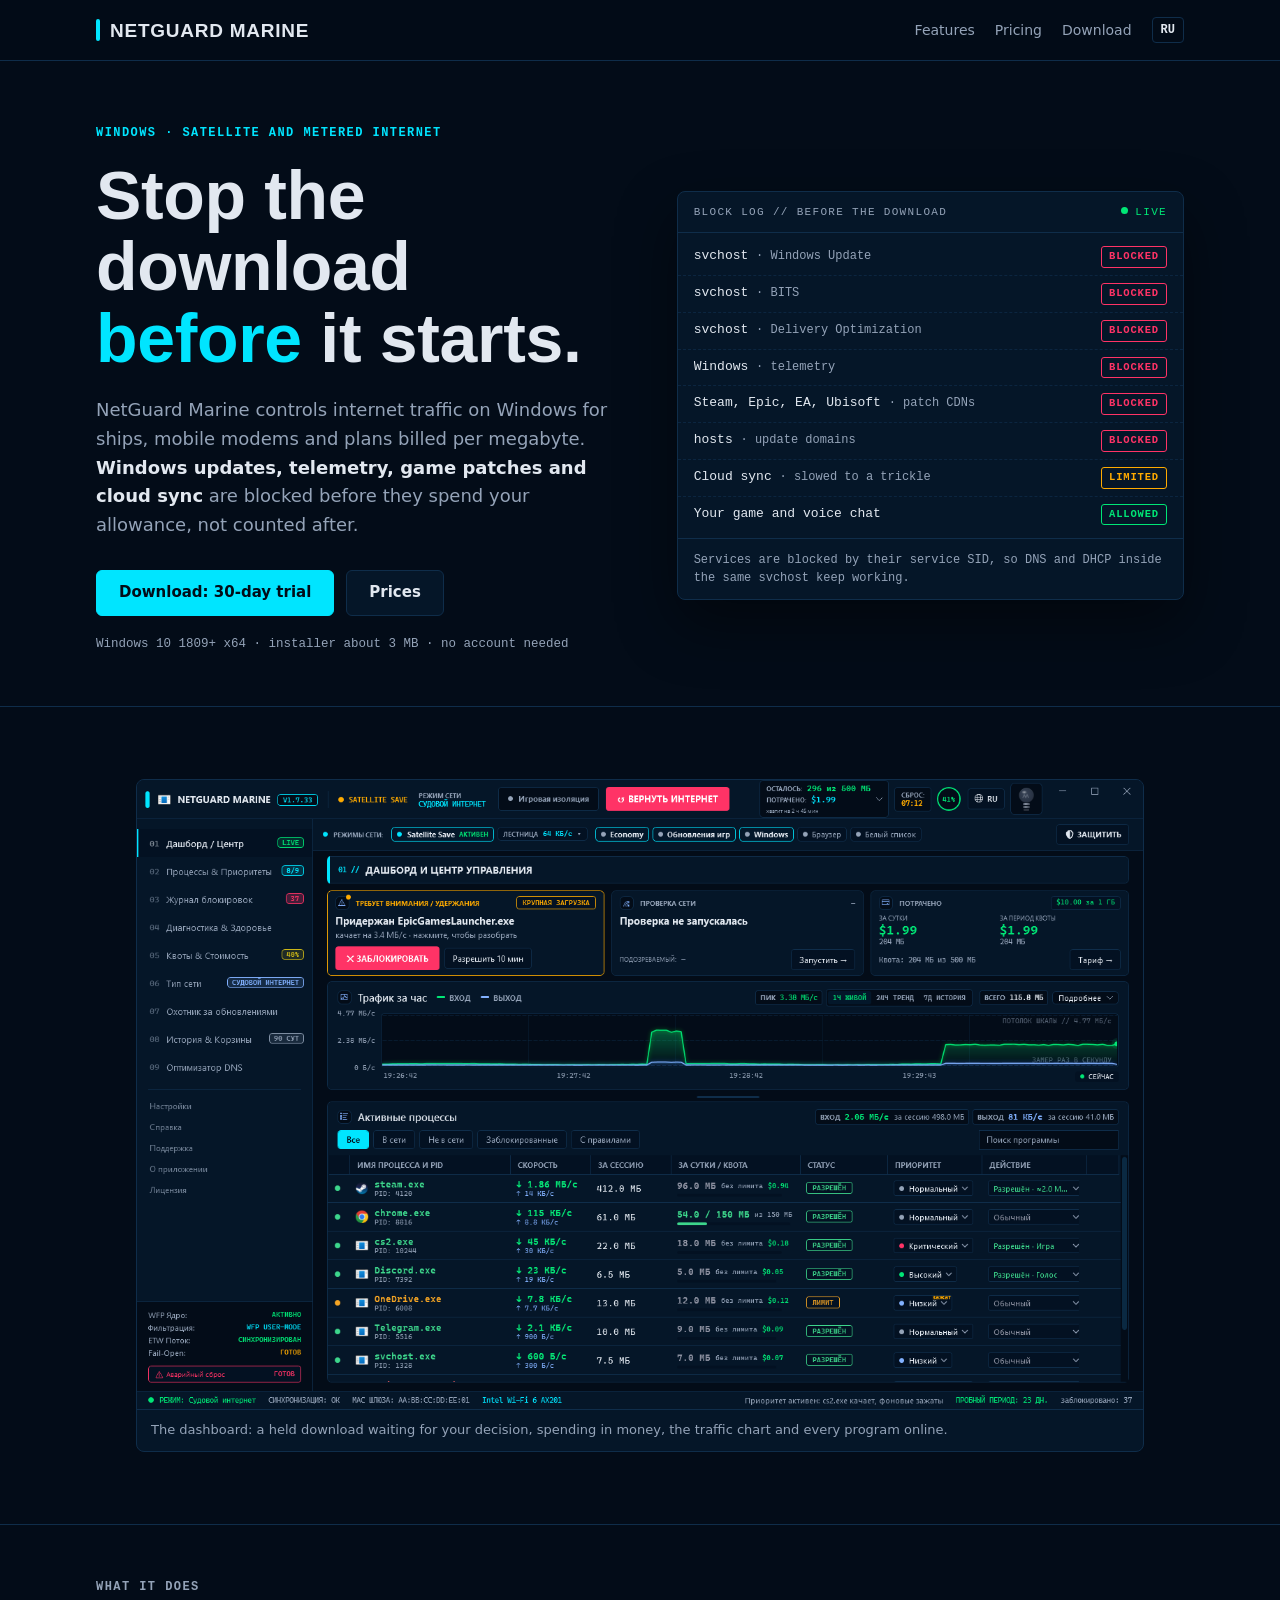
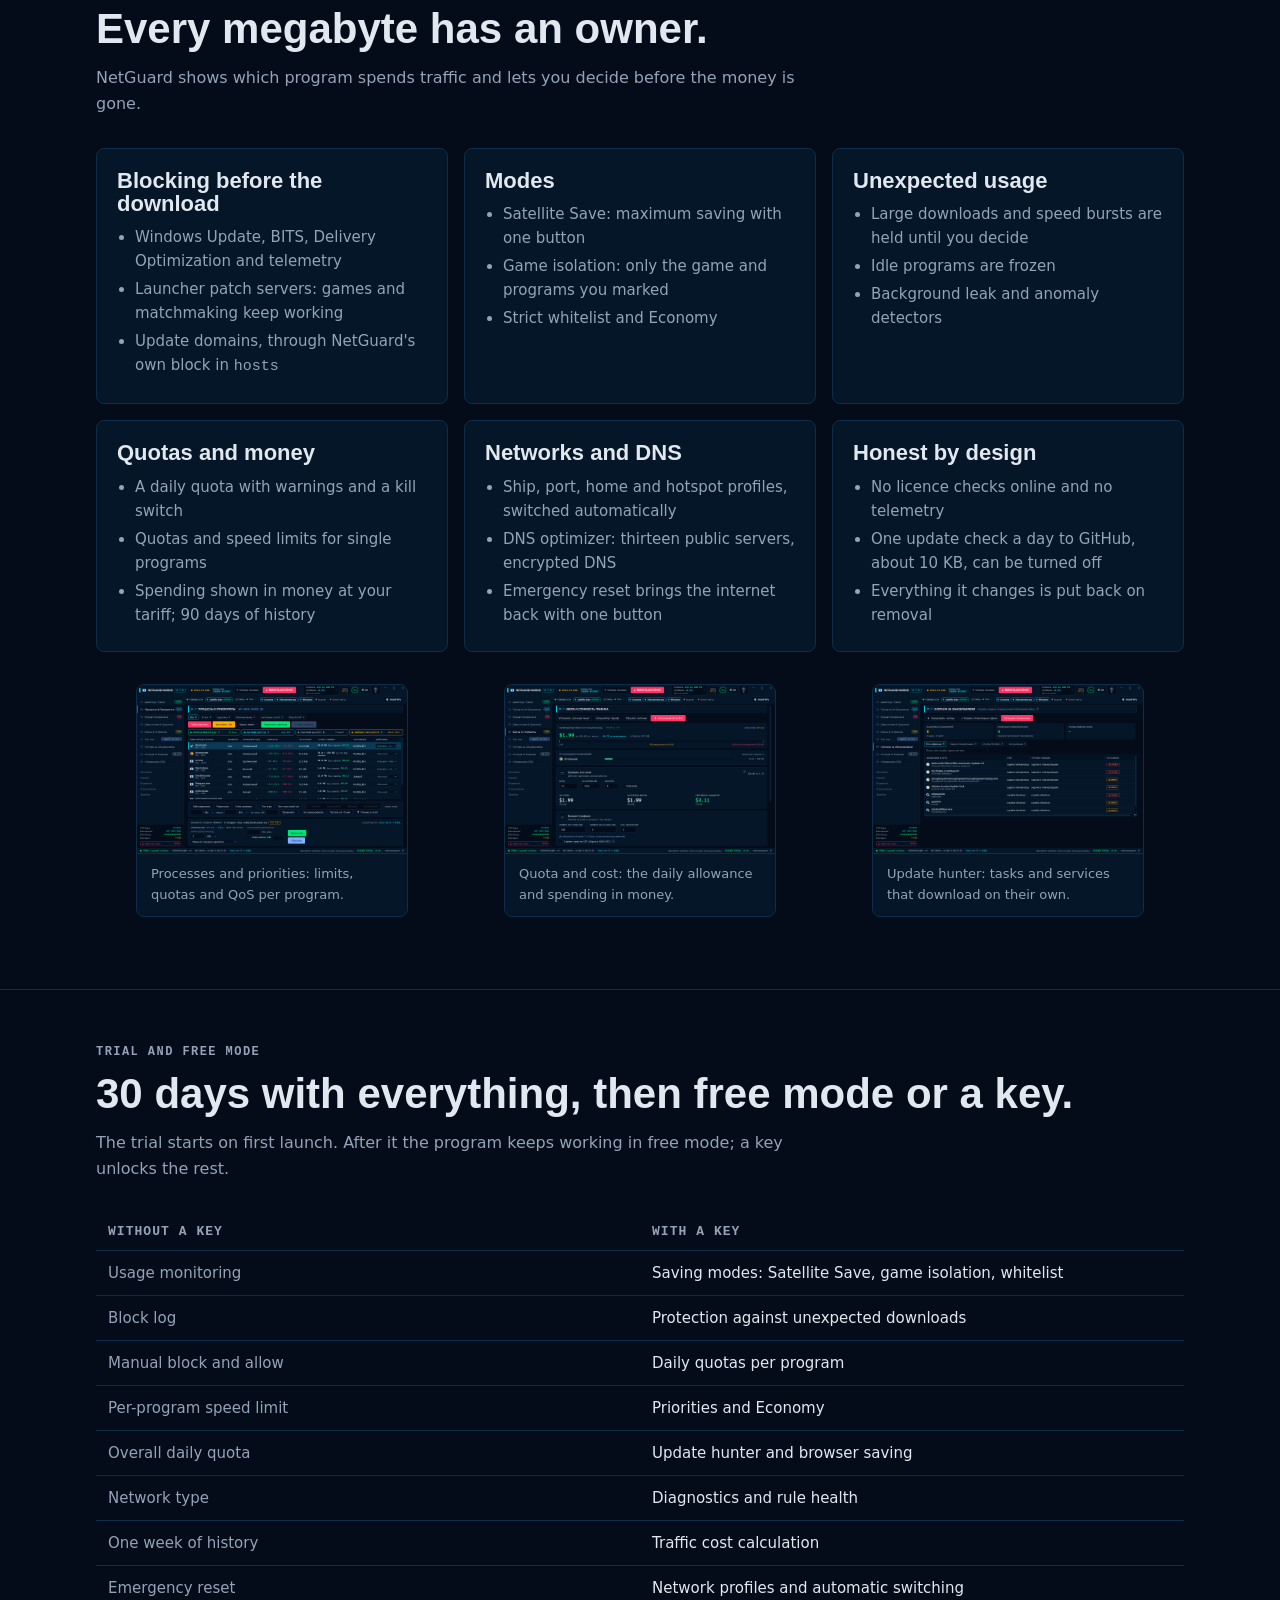
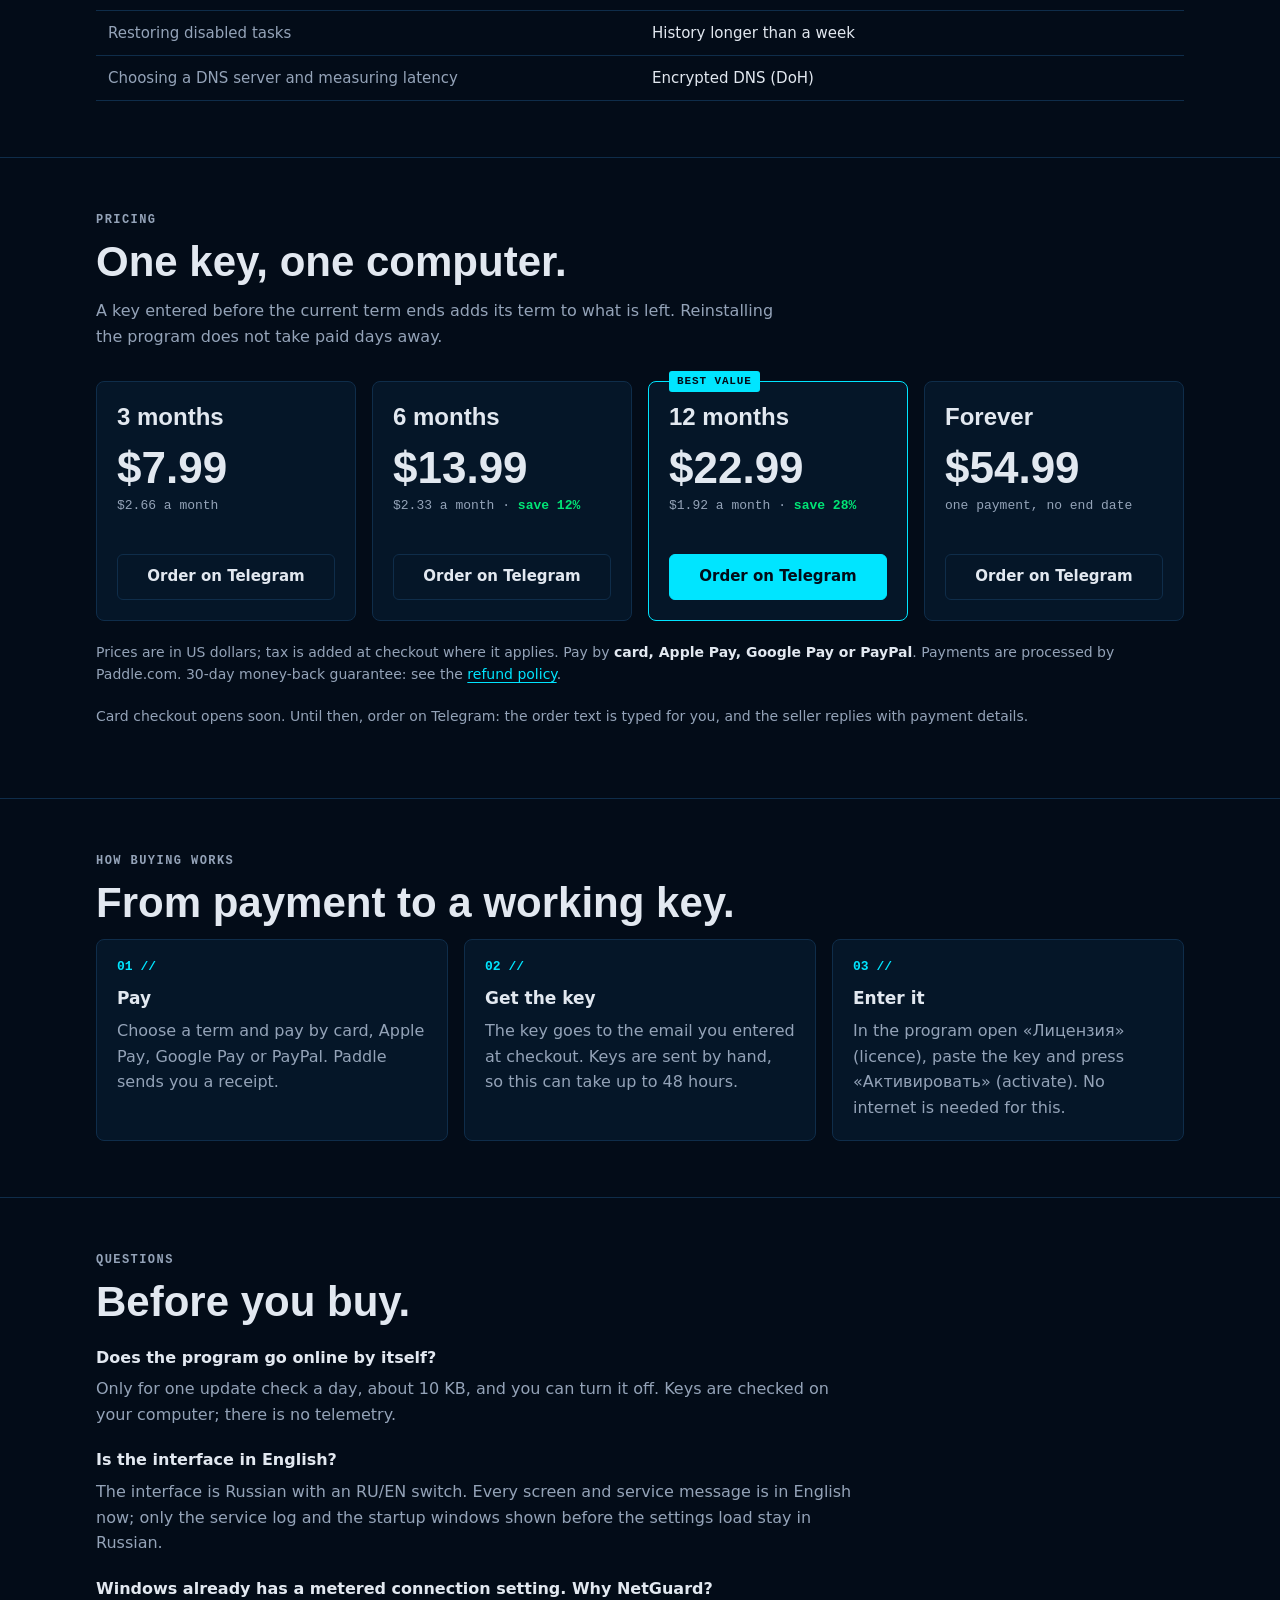
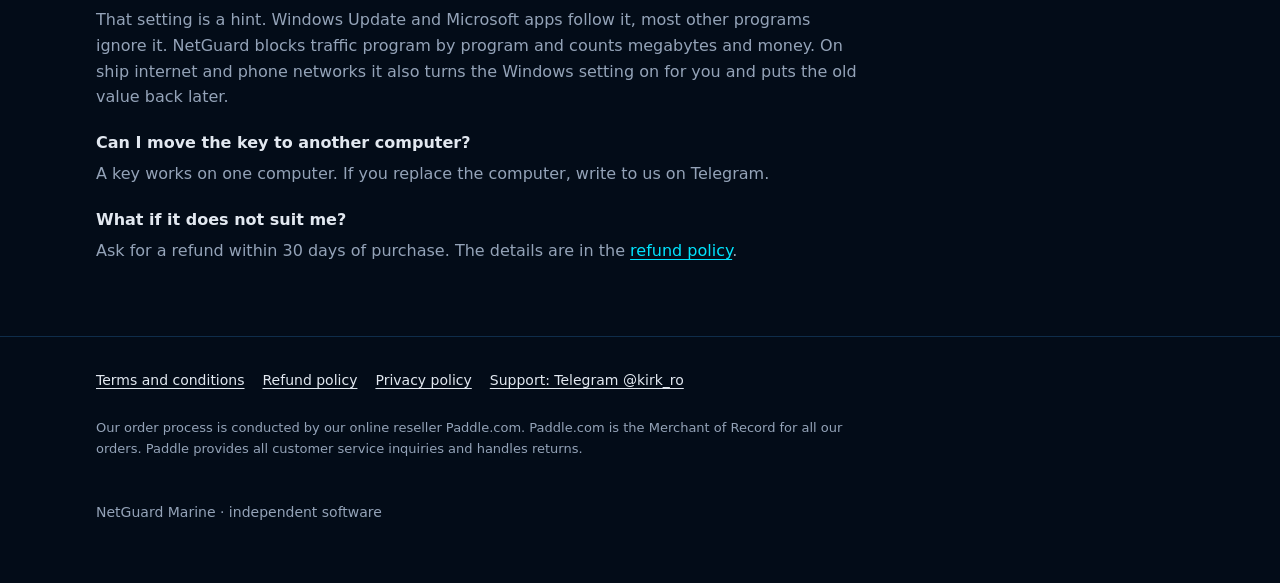
<file: docs/index.html>
<!doctype html>
<html lang="en">
<head>
<meta charset="utf-8">
<meta name="viewport" content="width=device-width, initial-scale=1">
<title>NetGuard Marine: traffic control for metered satellite links</title>
<meta name="description" content="NetGuard Marine controls internet traffic on Windows for ships, mobile modems and plans billed per megabyte. Background downloads are blocked before they start.">
<link rel="stylesheet" href="assets/site.css">
</head>
<body>

<header class="top">
  <div class="wrap">
    <a class="brand" href="./">NetGuard Marine</a>
    <nav class="nav" aria-label="Main">
      <a href="#features">Features</a>
      <a href="#pricing">Pricing</a>
      <a href="https://github.com/KirkRo/NetGuard-releases/releases/latest">Download</a>
      <a class="lang" href="ru/" hreflang="ru" lang="ru">RU</a>
    </nav>
  </div>
</header>

<main>
<div class="hero">
  <div class="wrap">
    <div>
      <p class="kicker">Windows · satellite and metered internet</p>
      <h1>Stop the download <em>before</em> it starts.</h1>
      <p class="lead">NetGuard Marine controls internet traffic on Windows for ships, mobile modems and plans
        billed per megabyte. <strong>Windows updates, telemetry, game patches and cloud sync</strong> are blocked
        before they spend your allowance, not counted after.</p>
      <div class="ctas">
        <a class="btn primary" href="https://github.com/KirkRo/NetGuard-releases/releases/latest">Download: 30-day trial</a>
        <a class="btn" href="#pricing">Prices</a>
      </div>
      <p class="fine">Windows 10 1809+ x64 · installer about 3 MB · no account needed</p>
    </div>

    <div class="ledger" aria-label="What NetGuard blocks before the download">
      <div class="ledger-head"><span>Block log // before the download</span><span class="live">live</span></div>
      <ol>
        <li><span class="who">svchost <small>· Windows Update</small></span><span class="tag block">BLOCKED</span></li>
        <li><span class="who">svchost <small>· BITS</small></span><span class="tag block">BLOCKED</span></li>
        <li><span class="who">svchost <small>· Delivery Optimization</small></span><span class="tag block">BLOCKED</span></li>
        <li><span class="who">Windows <small>· telemetry</small></span><span class="tag block">BLOCKED</span></li>
        <li><span class="who">Steam, Epic, EA, Ubisoft <small>· patch CDNs</small></span><span class="tag block">BLOCKED</span></li>
        <li><span class="who">hosts <small>· update domains</small></span><span class="tag block">BLOCKED</span></li>
        <li><span class="who">Cloud sync <small>· slowed to a trickle</small></span><span class="tag slow">LIMITED</span></li>
        <li><span class="who">Your game and voice chat</span><span class="tag ok">ALLOWED</span></li>
      </ol>
      <div class="ledger-foot">Services are blocked by their service SID, so DNS and DHCP inside the same svchost keep working.</div>
    </div>
  </div>
</div>

<section>
  <div class="wrap">
    <figure class="shot">
      <img src="img/01-dashboard.png" width="1440" height="900" alt="NetGuard Marine dashboard: held download, spending in money, traffic chart and active processes">
      <figcaption>The dashboard: a held download waiting for your decision, spending in money, the traffic chart and every program online.</figcaption>
    </figure>
  </div>
</section>

<section id="features">
  <div class="wrap">
    <p class="eyebrow">What it does</p>
    <h2>Every megabyte has an owner.</h2>
    <p class="sub">NetGuard shows which program spends traffic and lets you decide before the money is gone.</p>
    <div class="grid">
      <div class="card">
        <h3>Blocking before the download</h3>
        <ul>
          <li>Windows Update, BITS, Delivery Optimization and telemetry</li>
          <li>Launcher patch servers: games and matchmaking keep working</li>
          <li>Update domains, through NetGuard's own block in <code>hosts</code></li>
        </ul>
      </div>
      <div class="card">
        <h3>Modes</h3>
        <ul>
          <li>Satellite Save: maximum saving with one button</li>
          <li>Game isolation: only the game and programs you marked</li>
          <li>Strict whitelist and Economy</li>
        </ul>
      </div>
      <div class="card">
        <h3>Unexpected usage</h3>
        <ul>
          <li>Large downloads and speed bursts are held until you decide</li>
          <li>Idle programs are frozen</li>
          <li>Background leak and anomaly detectors</li>
        </ul>
      </div>
      <div class="card">
        <h3>Quotas and money</h3>
        <ul>
          <li>A daily quota with warnings and a kill switch</li>
          <li>Quotas and speed limits for single programs</li>
          <li>Spending shown in money at your tariff; 90 days of history</li>
        </ul>
      </div>
      <div class="card">
        <h3>Networks and DNS</h3>
        <ul>
          <li>Ship, port, home and hotspot profiles, switched automatically</li>
          <li>DNS optimizer: thirteen public servers, encrypted DNS</li>
          <li>Emergency reset brings the internet back with one button</li>
        </ul>
      </div>
      <div class="card">
        <h3>Honest by design</h3>
        <ul>
          <li>No licence checks online and no telemetry</li>
          <li>One update check a day to GitHub, about 10 KB, can be turned off</li>
          <li>Everything it changes is put back on removal</li>
        </ul>
      </div>
    </div>

    <div class="shots">
      <figure class="shot"><img src="img/02-processes.png" width="1440" height="900" loading="lazy" alt="Processes and priorities screen"><figcaption>Processes and priorities: limits, quotas and QoS per program.</figcaption></figure>
      <figure class="shot"><img src="img/04-quota.png" width="1440" height="900" loading="lazy" alt="Quota and cost screen"><figcaption>Quota and cost: the daily allowance and spending in money.</figcaption></figure>
      <figure class="shot"><img src="img/06-hunter.png" width="1440" height="900" loading="lazy" alt="Update hunter screen"><figcaption>Update hunter: tasks and services that download on their own.</figcaption></figure>
    </div>
  </div>
</section>

<section id="free">
  <div class="wrap">
    <p class="eyebrow">Trial and free mode</p>
    <h2>30 days with everything, then free mode or a key.</h2>
    <p class="sub">The trial starts on first launch. After it the program keeps working in free mode; a key unlocks the rest.</p>
    <div class="table-scroll">
      <table class="tiers">
        <thead><tr><th>Without a key</th><th>With a key</th></tr></thead>
        <tbody>
          <tr><td>Usage monitoring</td><td>Saving modes: Satellite Save, game isolation, whitelist</td></tr>
          <tr><td>Block log</td><td>Protection against unexpected downloads</td></tr>
          <tr><td>Manual block and allow</td><td>Daily quotas per program</td></tr>
          <tr><td>Per-program speed limit</td><td>Priorities and Economy</td></tr>
          <tr><td>Overall daily quota</td><td>Update hunter and browser saving</td></tr>
          <tr><td>Network type</td><td>Diagnostics and rule health</td></tr>
          <tr><td>One week of history</td><td>Traffic cost calculation</td></tr>
          <tr><td>Emergency reset</td><td>Network profiles and automatic switching</td></tr>
          <tr><td>Restoring disabled tasks</td><td>History longer than a week</td></tr>
          <tr><td>Choosing a DNS server and measuring latency</td><td>Encrypted DNS (DoH)</td></tr>
        </tbody>
      </table>
    </div>
  </div>
</section>

<section id="pricing">
  <div class="wrap">
    <p class="eyebrow">Pricing</p>
    <h2>One key, one computer.</h2>
    <p class="sub">A key entered before the current term ends adds its term to what is left. Reinstalling the program does not take paid days away.</p>

    <div class="plans">
      <div class="plan" id="plan-3m">
        <h3>3 months</h3>
        <div class="price">$7.99</div>
        <div class="per">$2.66 a month</div>
        <a class="btn" data-buy="3m" data-price="$7.99" href="#pricing"><span data-label>Buy</span></a>
      </div>
      <div class="plan" id="plan-6m">
        <h3>6 months</h3>
        <div class="price">$13.99</div>
        <div class="per">$2.33 a month · <b>save 12%</b></div>
        <a class="btn" data-buy="6m" data-price="$13.99" href="#pricing"><span data-label>Buy</span></a>
      </div>
      <div class="plan best" id="plan-12m">
        <span class="badge">Best value</span>
        <h3>12 months</h3>
        <div class="price">$22.99</div>
        <div class="per">$1.92 a month · <b>save 28%</b></div>
        <a class="btn primary" data-buy="12m" data-price="$22.99" href="#pricing"><span data-label>Buy</span></a>
      </div>
      <div class="plan" id="plan-forever">
        <h3>Forever</h3>
        <div class="price">$54.99</div>
        <div class="per">one payment, no end date</div>
        <a class="btn" data-buy="forever" data-price="$54.99" href="#pricing"><span data-label>Buy</span></a>
      </div>
    </div>

    <p class="pay-note">Prices are in US dollars; tax is added at checkout where it applies.
      Pay by <strong>card, Apple Pay, Google Pay or PayPal</strong>. Payments are processed by Paddle.com.
      30-day money-back guarantee: see the <a href="refund.html">refund policy</a>.</p>
    <p class="pay-note" data-shop-note hidden>Card checkout opens soon. Until then, order on Telegram:
      the order text is typed for you, and the seller replies with payment details.</p>
  </div>
</section>

<section id="how">
  <div class="wrap">
    <p class="eyebrow">How buying works</p>
    <h2>From payment to a working key.</h2>
    <ol class="steps">
      <li><strong>Pay</strong>Choose a term and pay by card, Apple Pay, Google Pay or PayPal. Paddle sends you a receipt.</li>
      <li><strong>Get the key</strong>The key goes to the email you entered at checkout. Keys are sent by hand, so this can take up to 48 hours.</li>
      <li><strong>Enter it</strong>In the program open «Лицензия» (licence), paste the key and press «Активировать» (activate). No internet is needed for this.</li>
    </ol>
  </div>
</section>

<section id="faq">
  <div class="wrap">
    <p class="eyebrow">Questions</p>
    <h2>Before you buy.</h2>
    <dl class="faq">
      <dt>Does the program go online by itself?</dt>
      <dd>Only for one update check a day, about 10 KB, and you can turn it off. Keys are checked on your computer; there is no telemetry.</dd>
      <dt>Is the interface in English?</dt>
      <dd>The interface is Russian with an RU/EN switch. Every screen and service message is in English now; only the service log and the startup windows shown before the settings load stay in Russian.</dd>
      <dt>Windows already has a metered connection setting. Why NetGuard?</dt>
      <dd>That setting is a hint. Windows Update and Microsoft apps follow it, most other programs ignore it. NetGuard blocks traffic program by program and counts megabytes and money. On ship internet and phone networks it also turns the Windows setting on for you and puts the old value back later.</dd>
      <dt>Can I move the key to another computer?</dt>
      <dd>A key works on one computer. If you replace the computer, write to us on Telegram.</dd>
      <dt>What if it does not suit me?</dt>
      <dd>Ask for a refund within 30 days of purchase. The details are in the <a href="refund.html">refund policy</a>.</dd>
    </dl>
  </div>
</section>
</main>

<footer>
  <div class="wrap">
    <nav aria-label="Legal">
      <a href="terms.html">Terms and conditions</a>
      <a href="refund.html">Refund policy</a>
      <a href="privacy.html">Privacy policy</a>
      <a href="https://t.me/kirk_ro">Support: Telegram @kirk_ro</a>
    </nav>
    <p class="mor">Our order process is conducted by our online reseller Paddle.com. Paddle.com is the Merchant of Record
      for all our orders. Paddle provides all customer service inquiries and handles returns.</p>
    <p>NetGuard Marine · independent software</p>
  </div>
</footer>

<script src="assets/shop.js"></script>
<script src="assets/site.js"></script>
</body>
</html>
</file>
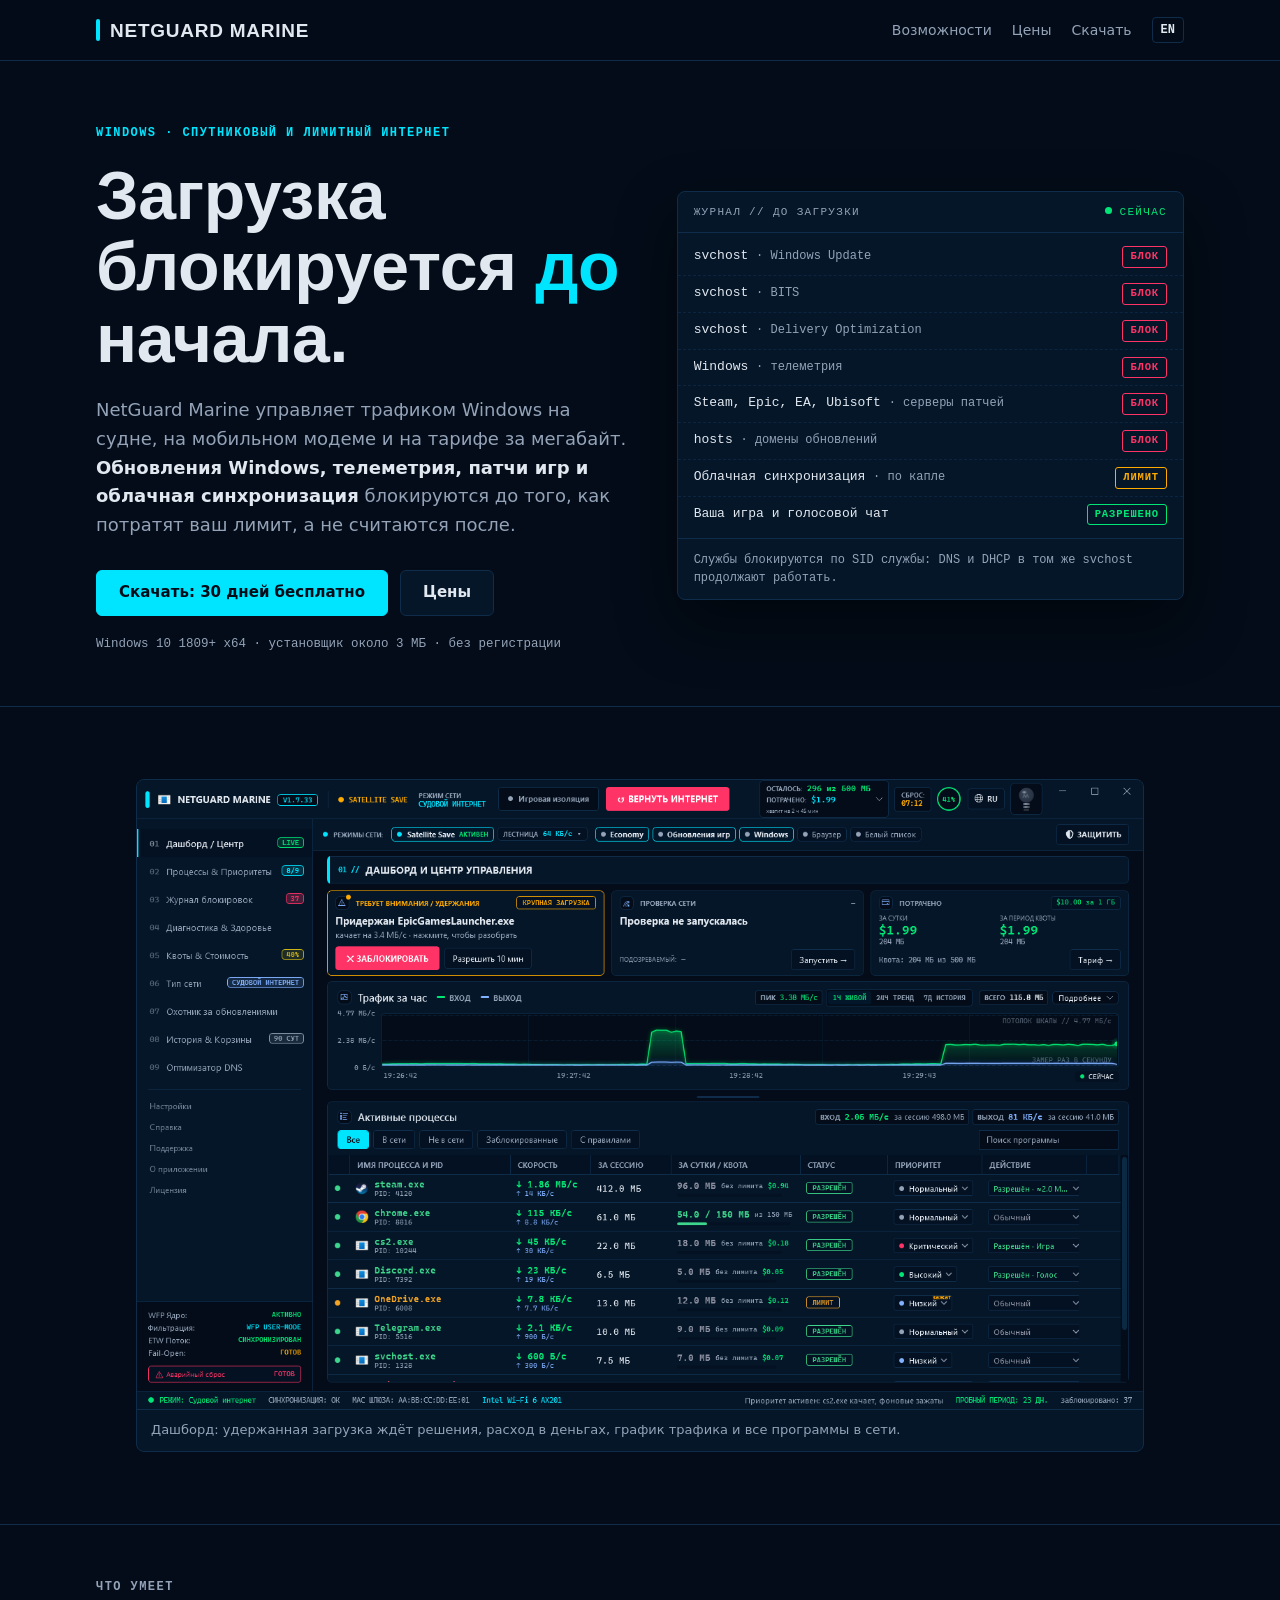
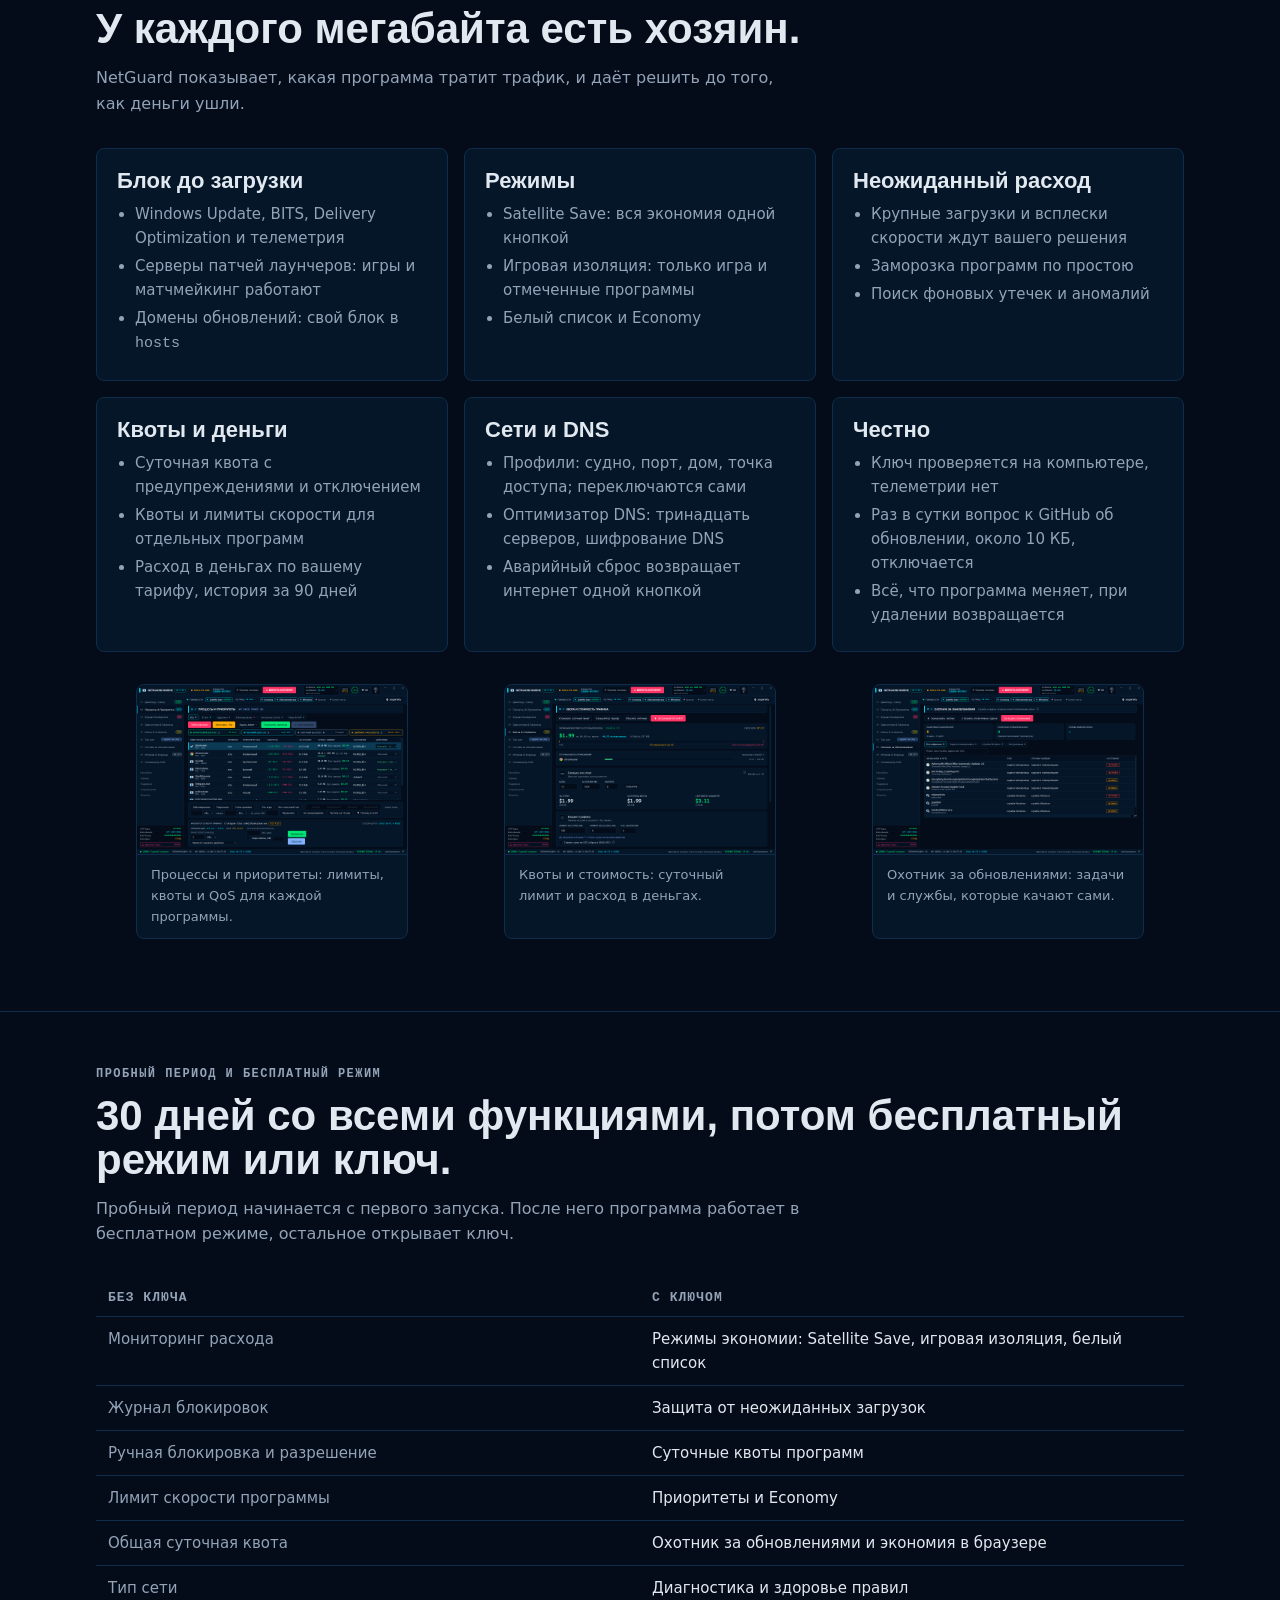
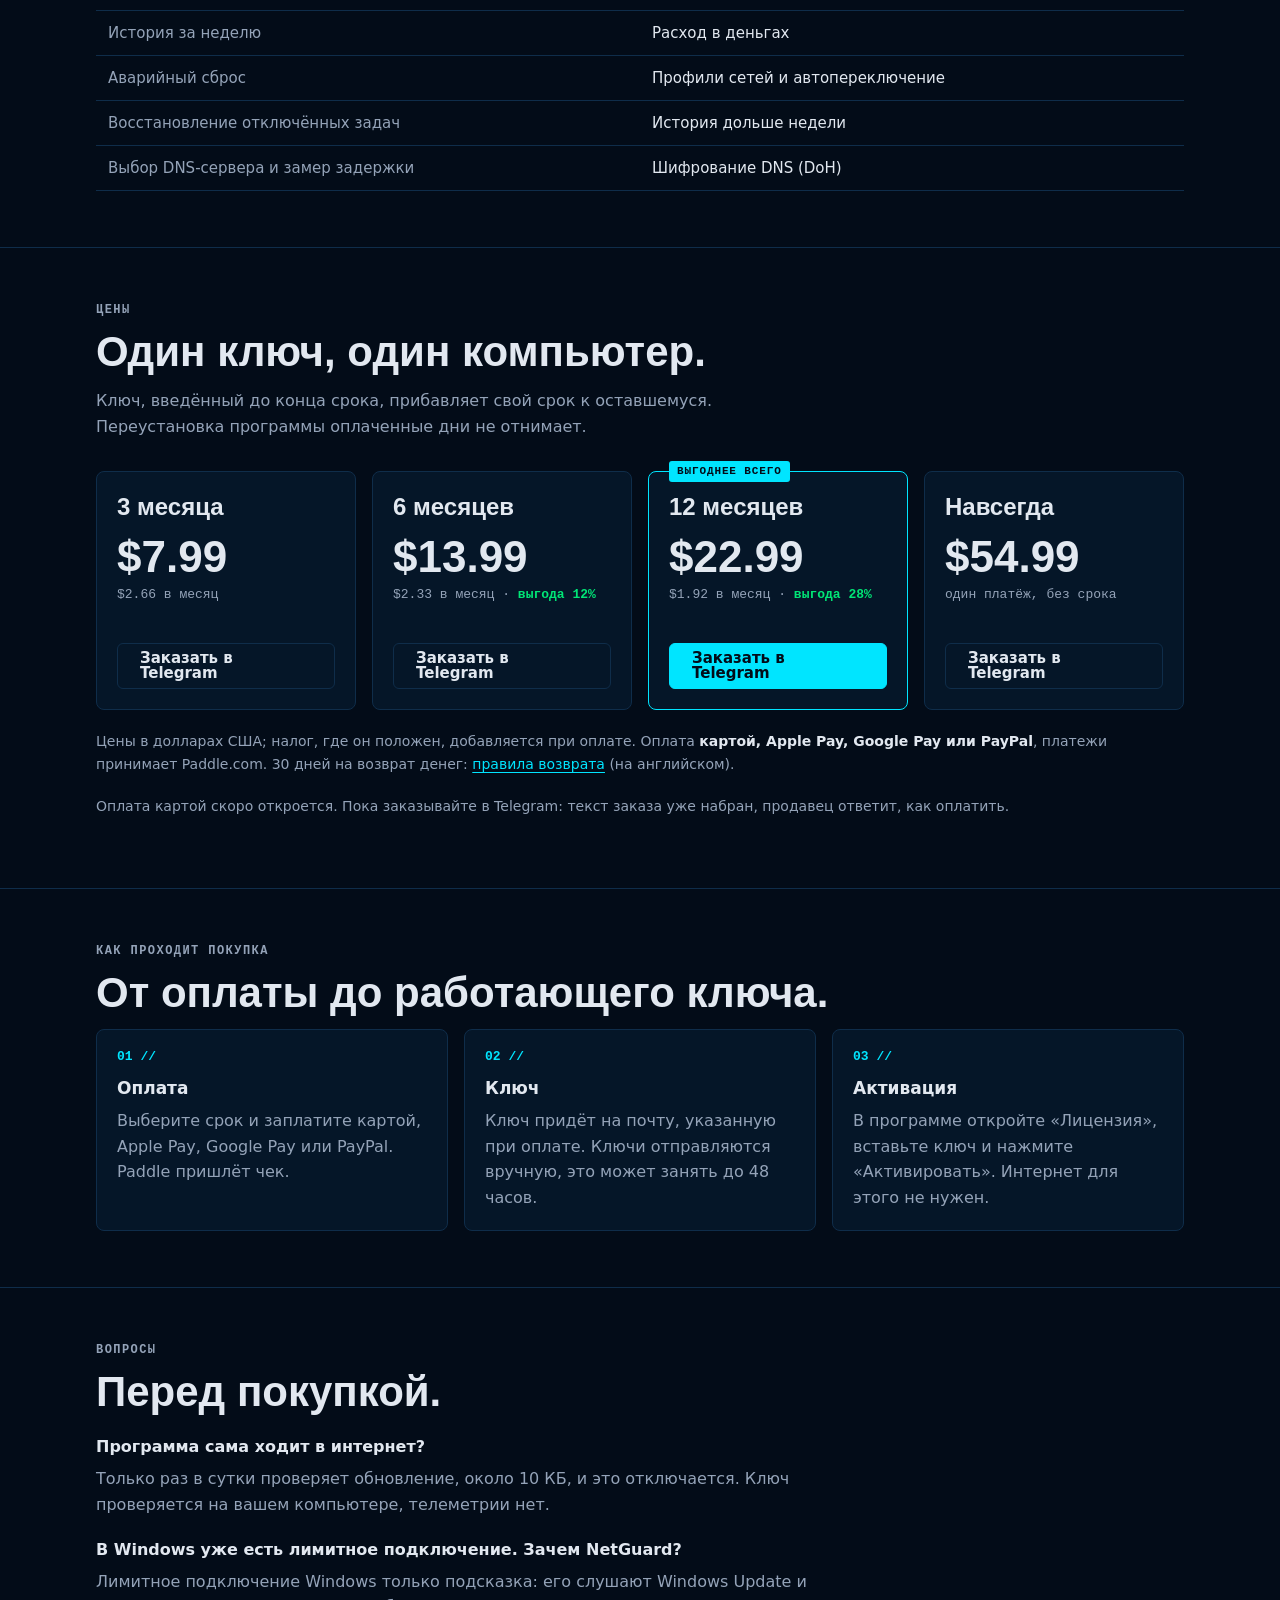
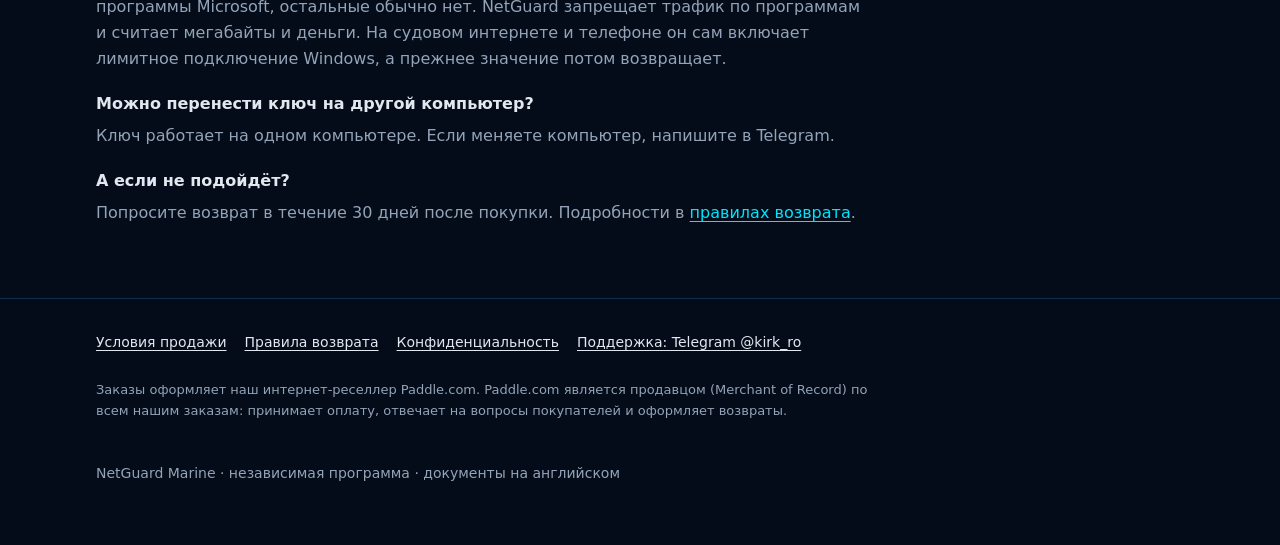
<file: docs/ru/index.html>
<!doctype html>
<html lang="ru">
<head>
<meta charset="utf-8">
<meta name="viewport" content="width=device-width, initial-scale=1">
<title>NetGuard Marine: контроль трафика для спутникового интернета</title>
<meta name="description" content="NetGuard Marine управляет трафиком Windows на судне, на мобильном модеме и на тарифе за мегабайт. Фоновые загрузки блокируются до начала.">
<link rel="stylesheet" href="../assets/site.css">
</head>
<body>

<header class="top">
  <div class="wrap">
    <a class="brand" href="./">NetGuard Marine</a>
    <nav class="nav" aria-label="Разделы">
      <a href="#features">Возможности</a>
      <a href="#pricing">Цены</a>
      <a href="https://github.com/KirkRo/NetGuard-releases/releases/latest">Скачать</a>
      <a class="lang" href="../" hreflang="en" lang="en">EN</a>
    </nav>
  </div>
</header>

<main>
<div class="hero">
  <div class="wrap">
    <div>
      <p class="kicker">Windows · спутниковый и лимитный интернет</p>
      <h1>Загрузка блокируется <em>до</em> начала.</h1>
      <p class="lead">NetGuard Marine управляет трафиком Windows на судне, на мобильном модеме и на тарифе
        за мегабайт. <strong>Обновления Windows, телеметрия, патчи игр и облачная синхронизация</strong>
        блокируются до того, как потратят ваш лимит, а не считаются после.</p>
      <div class="ctas">
        <a class="btn primary" href="https://github.com/KirkRo/NetGuard-releases/releases/latest">Скачать: 30 дней бесплатно</a>
        <a class="btn" href="#pricing">Цены</a>
      </div>
      <p class="fine">Windows 10 1809+ x64 · установщик около 3 МБ · без регистрации</p>
    </div>

    <div class="ledger" aria-label="Что NetGuard блокирует до загрузки">
      <div class="ledger-head"><span>Журнал // до загрузки</span><span class="live">сейчас</span></div>
      <ol>
        <li><span class="who">svchost <small>· Windows Update</small></span><span class="tag block">БЛОК</span></li>
        <li><span class="who">svchost <small>· BITS</small></span><span class="tag block">БЛОК</span></li>
        <li><span class="who">svchost <small>· Delivery Optimization</small></span><span class="tag block">БЛОК</span></li>
        <li><span class="who">Windows <small>· телеметрия</small></span><span class="tag block">БЛОК</span></li>
        <li><span class="who">Steam, Epic, EA, Ubisoft <small>· серверы патчей</small></span><span class="tag block">БЛОК</span></li>
        <li><span class="who">hosts <small>· домены обновлений</small></span><span class="tag block">БЛОК</span></li>
        <li><span class="who">Облачная синхронизация <small>· по капле</small></span><span class="tag slow">ЛИМИТ</span></li>
        <li><span class="who">Ваша игра и голосовой чат</span><span class="tag ok">РАЗРЕШЕНО</span></li>
      </ol>
      <div class="ledger-foot">Службы блокируются по SID службы: DNS и DHCP в том же svchost продолжают работать.</div>
    </div>
  </div>
</div>

<section>
  <div class="wrap">
    <figure class="shot">
      <img src="../img/01-dashboard.png" width="1440" height="900" alt="Дашборд NetGuard Marine: удержанная загрузка, расход в деньгах, график и активные процессы">
      <figcaption>Дашборд: удержанная загрузка ждёт решения, расход в деньгах, график трафика и все программы в сети.</figcaption>
    </figure>
  </div>
</section>

<section id="features">
  <div class="wrap">
    <p class="eyebrow">Что умеет</p>
    <h2>У каждого мегабайта есть хозяин.</h2>
    <p class="sub">NetGuard показывает, какая программа тратит трафик, и даёт решить до того, как деньги ушли.</p>
    <div class="grid">
      <div class="card">
        <h3>Блок до загрузки</h3>
        <ul>
          <li>Windows Update, BITS, Delivery Optimization и телеметрия</li>
          <li>Серверы патчей лаунчеров: игры и матчмейкинг работают</li>
          <li>Домены обновлений: свой блок в <code>hosts</code></li>
        </ul>
      </div>
      <div class="card">
        <h3>Режимы</h3>
        <ul>
          <li>Satellite Save: вся экономия одной кнопкой</li>
          <li>Игровая изоляция: только игра и отмеченные программы</li>
          <li>Белый список и Economy</li>
        </ul>
      </div>
      <div class="card">
        <h3>Неожиданный расход</h3>
        <ul>
          <li>Крупные загрузки и всплески скорости ждут вашего решения</li>
          <li>Заморозка программ по простою</li>
          <li>Поиск фоновых утечек и аномалий</li>
        </ul>
      </div>
      <div class="card">
        <h3>Квоты и деньги</h3>
        <ul>
          <li>Суточная квота с предупреждениями и отключением</li>
          <li>Квоты и лимиты скорости для отдельных программ</li>
          <li>Расход в деньгах по вашему тарифу, история за 90 дней</li>
        </ul>
      </div>
      <div class="card">
        <h3>Сети и DNS</h3>
        <ul>
          <li>Профили: судно, порт, дом, точка доступа; переключаются сами</li>
          <li>Оптимизатор DNS: тринадцать серверов, шифрование DNS</li>
          <li>Аварийный сброс возвращает интернет одной кнопкой</li>
        </ul>
      </div>
      <div class="card">
        <h3>Честно</h3>
        <ul>
          <li>Ключ проверяется на компьютере, телеметрии нет</li>
          <li>Раз в сутки вопрос к GitHub об обновлении, около 10 КБ, отключается</li>
          <li>Всё, что программа меняет, при удалении возвращается</li>
        </ul>
      </div>
    </div>

    <div class="shots">
      <figure class="shot"><img src="../img/02-processes.png" width="1440" height="900" loading="lazy" alt="Экран «Процессы и приоритеты»"><figcaption>Процессы и приоритеты: лимиты, квоты и QoS для каждой программы.</figcaption></figure>
      <figure class="shot"><img src="../img/04-quota.png" width="1440" height="900" loading="lazy" alt="Экран «Квоты и стоимость»"><figcaption>Квоты и стоимость: суточный лимит и расход в деньгах.</figcaption></figure>
      <figure class="shot"><img src="../img/06-hunter.png" width="1440" height="900" loading="lazy" alt="Экран «Охотник за обновлениями»"><figcaption>Охотник за обновлениями: задачи и службы, которые качают сами.</figcaption></figure>
    </div>
  </div>
</section>

<section id="free">
  <div class="wrap">
    <p class="eyebrow">Пробный период и бесплатный режим</p>
    <h2>30 дней со всеми функциями, потом бесплатный режим или ключ.</h2>
    <p class="sub">Пробный период начинается с первого запуска. После него программа работает в бесплатном режиме, остальное открывает ключ.</p>
    <div class="table-scroll">
      <table class="tiers">
        <thead><tr><th>Без ключа</th><th>С ключом</th></tr></thead>
        <tbody>
          <tr><td>Мониторинг расхода</td><td>Режимы экономии: Satellite Save, игровая изоляция, белый список</td></tr>
          <tr><td>Журнал блокировок</td><td>Защита от неожиданных загрузок</td></tr>
          <tr><td>Ручная блокировка и разрешение</td><td>Суточные квоты программ</td></tr>
          <tr><td>Лимит скорости программы</td><td>Приоритеты и Economy</td></tr>
          <tr><td>Общая суточная квота</td><td>Охотник за обновлениями и экономия в браузере</td></tr>
          <tr><td>Тип сети</td><td>Диагностика и здоровье правил</td></tr>
          <tr><td>История за неделю</td><td>Расход в деньгах</td></tr>
          <tr><td>Аварийный сброс</td><td>Профили сетей и автопереключение</td></tr>
          <tr><td>Восстановление отключённых задач</td><td>История дольше недели</td></tr>
          <tr><td>Выбор DNS-сервера и замер задержки</td><td>Шифрование DNS (DoH)</td></tr>
        </tbody>
      </table>
    </div>
  </div>
</section>

<section id="pricing">
  <div class="wrap">
    <p class="eyebrow">Цены</p>
    <h2>Один ключ, один компьютер.</h2>
    <p class="sub">Ключ, введённый до конца срока, прибавляет свой срок к оставшемуся. Переустановка программы оплаченные дни не отнимает.</p>

    <div class="plans">
      <div class="plan" id="plan-3m">
        <h3>3 месяца</h3>
        <div class="price">$7.99</div>
        <div class="per">$2.66 в месяц</div>
        <a class="btn" data-buy="3m" data-price="$7.99" href="#pricing"><span data-label>Купить</span></a>
      </div>
      <div class="plan" id="plan-6m">
        <h3>6 месяцев</h3>
        <div class="price">$13.99</div>
        <div class="per">$2.33 в месяц · <b>выгода 12%</b></div>
        <a class="btn" data-buy="6m" data-price="$13.99" href="#pricing"><span data-label>Купить</span></a>
      </div>
      <div class="plan best" id="plan-12m">
        <span class="badge">Выгоднее всего</span>
        <h3>12 месяцев</h3>
        <div class="price">$22.99</div>
        <div class="per">$1.92 в месяц · <b>выгода 28%</b></div>
        <a class="btn primary" data-buy="12m" data-price="$22.99" href="#pricing"><span data-label>Купить</span></a>
      </div>
      <div class="plan" id="plan-forever">
        <h3>Навсегда</h3>
        <div class="price">$54.99</div>
        <div class="per">один платёж, без срока</div>
        <a class="btn" data-buy="forever" data-price="$54.99" href="#pricing"><span data-label>Купить</span></a>
      </div>
    </div>

    <p class="pay-note">Цены в долларах США; налог, где он положен, добавляется при оплате.
      Оплата <strong>картой, Apple Pay, Google Pay или PayPal</strong>, платежи принимает Paddle.com.
      30 дней на возврат денег: <a href="../refund.html">правила возврата</a> (на английском).</p>
    <p class="pay-note" data-shop-note hidden>Оплата картой скоро откроется. Пока заказывайте в Telegram:
      текст заказа уже набран, продавец ответит, как оплатить.</p>
  </div>
</section>

<section id="how">
  <div class="wrap">
    <p class="eyebrow">Как проходит покупка</p>
    <h2>От оплаты до работающего ключа.</h2>
    <ol class="steps">
      <li><strong>Оплата</strong>Выберите срок и заплатите картой, Apple Pay, Google Pay или PayPal. Paddle пришлёт чек.</li>
      <li><strong>Ключ</strong>Ключ придёт на почту, указанную при оплате. Ключи отправляются вручную, это может занять до 48 часов.</li>
      <li><strong>Активация</strong>В программе откройте «Лицензия», вставьте ключ и нажмите «Активировать». Интернет для этого не нужен.</li>
    </ol>
  </div>
</section>

<section id="faq">
  <div class="wrap">
    <p class="eyebrow">Вопросы</p>
    <h2>Перед покупкой.</h2>
    <dl class="faq">
      <dt>Программа сама ходит в интернет?</dt>
      <dd>Только раз в сутки проверяет обновление, около 10 КБ, и это отключается. Ключ проверяется на вашем компьютере, телеметрии нет.</dd>
      <dt>В Windows уже есть лимитное подключение. Зачем NetGuard?</dt>
      <dd>Лимитное подключение Windows только подсказка: его слушают Windows Update и программы Microsoft, остальные обычно нет. NetGuard запрещает трафик по программам и считает мегабайты и деньги. На судовом интернете и телефоне он сам включает лимитное подключение Windows, а прежнее значение потом возвращает.</dd>
      <dt>Можно перенести ключ на другой компьютер?</dt>
      <dd>Ключ работает на одном компьютере. Если меняете компьютер, напишите в Telegram.</dd>
      <dt>А если не подойдёт?</dt>
      <dd>Попросите возврат в течение 30 дней после покупки. Подробности в <a href="../refund.html">правилах возврата</a>.</dd>
    </dl>
  </div>
</section>
</main>

<footer>
  <div class="wrap">
    <nav aria-label="Документы">
      <a href="../terms.html">Условия продажи</a>
      <a href="../refund.html">Правила возврата</a>
      <a href="../privacy.html">Конфиденциальность</a>
      <a href="https://t.me/kirk_ro">Поддержка: Telegram @kirk_ro</a>
    </nav>
    <p class="mor">Заказы оформляет наш интернет-реселлер Paddle.com. Paddle.com является продавцом (Merchant of Record)
      по всем нашим заказам: принимает оплату, отвечает на вопросы покупателей и оформляет возвраты.</p>
    <p>NetGuard Marine · независимая программа · документы на английском</p>
  </div>
</footer>

<script src="../assets/shop.js"></script>
<script src="../assets/site.js"></script>
</body>
</html>
</file>
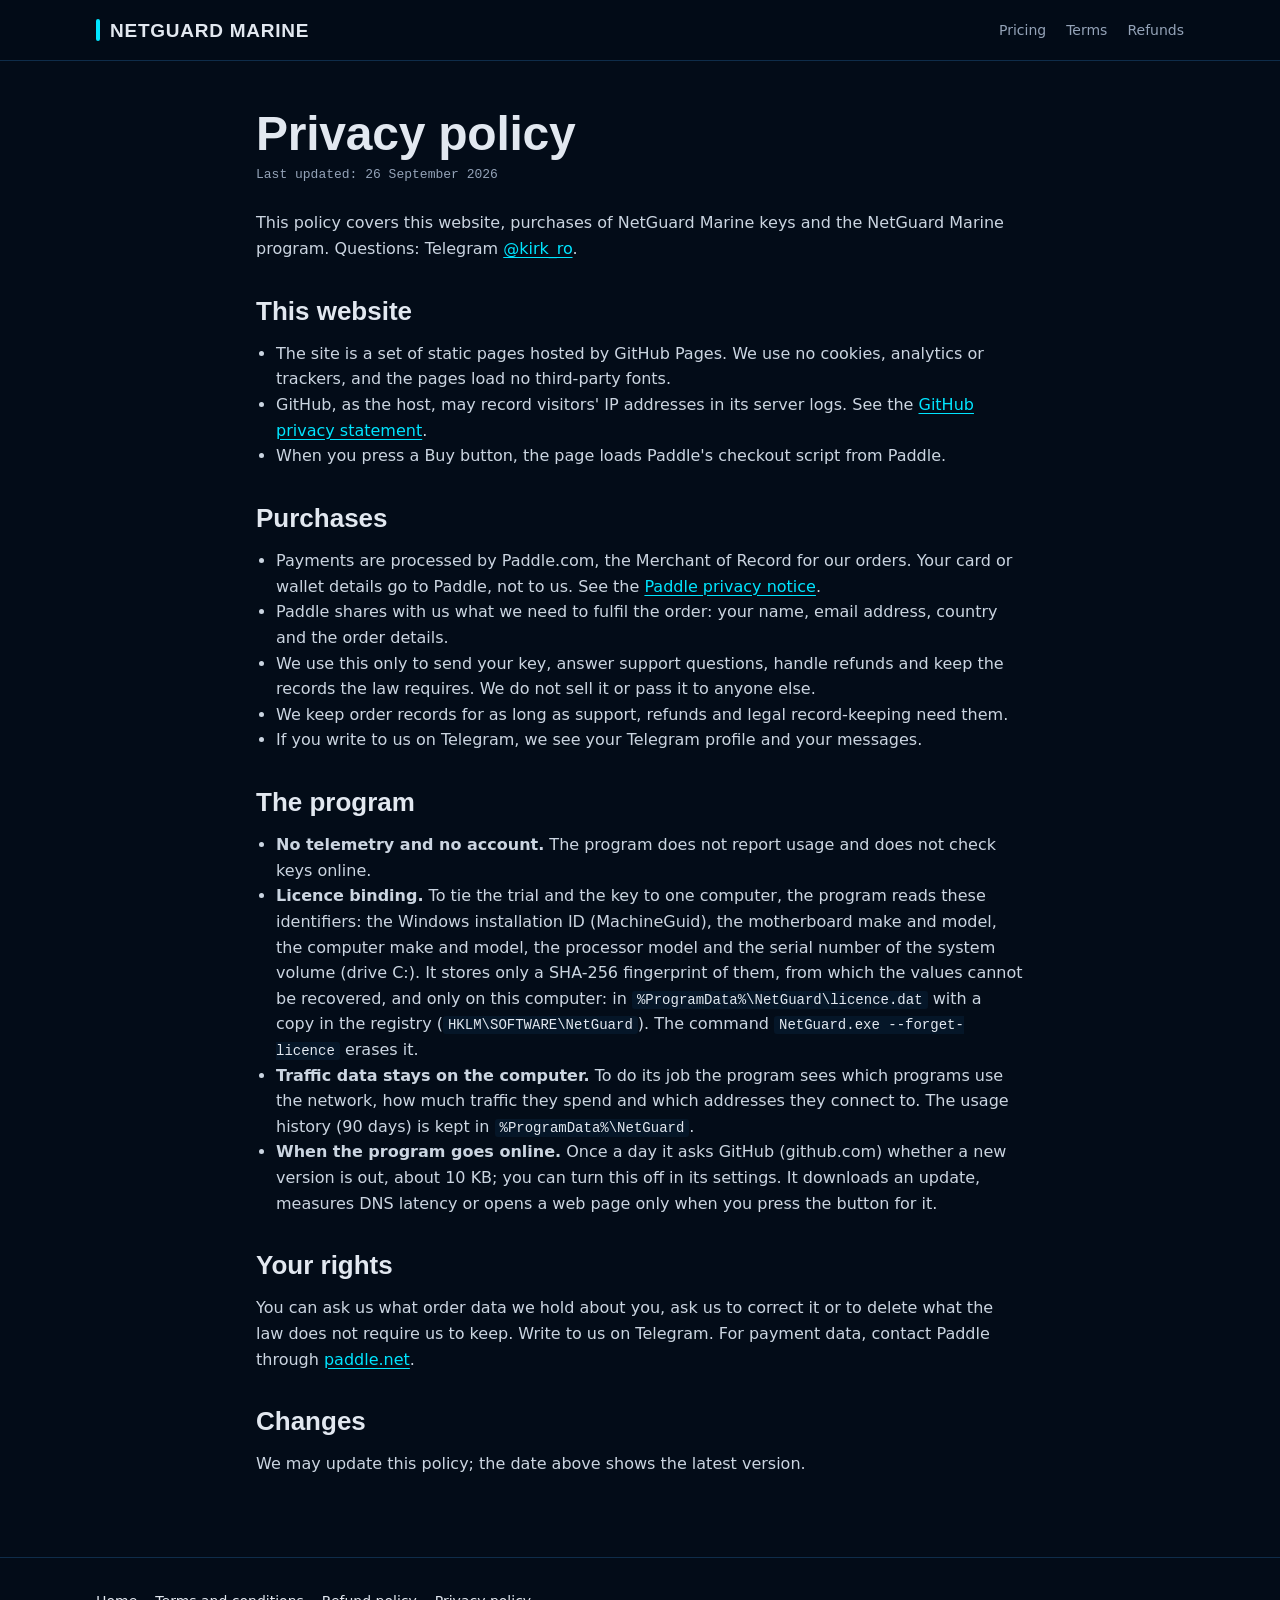
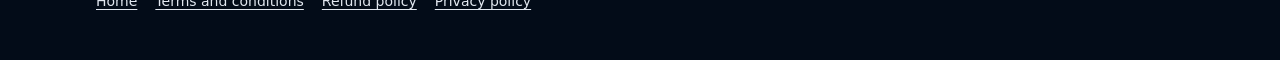
<file: docs/privacy.html>
<!doctype html>
<html lang="en">
<head>
<meta charset="utf-8">
<meta name="viewport" content="width=device-width, initial-scale=1">
<title>Privacy policy · NetGuard Marine</title>
<link rel="stylesheet" href="assets/site.css">
</head>
<body>
<header class="top">
  <div class="wrap">
    <a class="brand" href="./">NetGuard Marine</a>
    <nav class="nav" aria-label="Main">
      <a href="./#pricing">Pricing</a>
      <a href="terms.html">Terms</a>
      <a href="refund.html">Refunds</a>
    </nav>
  </div>
</header>

<main class="doc">
  <div class="wrap">
    <h1>Privacy policy</h1>
    <p class="updated">Last updated: 26 September 2026</p>

    <p>This policy covers this website, purchases of NetGuard Marine keys and the NetGuard Marine program.
      Questions: Telegram <a href="https://t.me/kirk_ro">@kirk_ro</a>.</p>

    <h2>This website</h2>
    <ul>
      <li>The site is a set of static pages hosted by GitHub Pages. We use no cookies, analytics or trackers,
        and the pages load no third-party fonts.</li>
      <li>GitHub, as the host, may record visitors' IP addresses in its server logs. See the
        <a href="https://docs.github.com/en/site-policy/privacy-policies/github-general-privacy-statement">GitHub privacy statement</a>.</li>
      <li>When you press a Buy button, the page loads Paddle's checkout script from Paddle.</li>
    </ul>

    <h2>Purchases</h2>
    <ul>
      <li>Payments are processed by Paddle.com, the Merchant of Record for our orders. Your card or wallet
        details go to Paddle, not to us. See the <a href="https://www.paddle.com/legal/privacy">Paddle privacy notice</a>.</li>
      <li>Paddle shares with us what we need to fulfil the order: your name, email address, country and the
        order details.</li>
      <li>We use this only to send your key, answer support questions, handle refunds and keep the records the
        law requires. We do not sell it or pass it to anyone else.</li>
      <li>We keep order records for as long as support, refunds and legal record-keeping need them.</li>
      <li>If you write to us on Telegram, we see your Telegram profile and your messages.</li>
    </ul>

    <h2>The program</h2>
    <ul>
      <li><strong>No telemetry and no account.</strong> The program does not report usage and does not check
        keys online.</li>
      <li><strong>Licence binding.</strong> To tie the trial and the key to one computer, the program reads
        these identifiers: the Windows installation ID (MachineGuid), the motherboard make and model, the
        computer make and model, the processor model and the serial number of the system volume (drive C:).
        It stores only a SHA-256 fingerprint of them, from which the values cannot be recovered, and only on
        this computer: in <code>%ProgramData%\NetGuard\licence.dat</code> with a copy in the registry
        (<code>HKLM\SOFTWARE\NetGuard</code>). The command <code>NetGuard.exe --forget-licence</code> erases it.</li>
      <li><strong>Traffic data stays on the computer.</strong> To do its job the program sees which programs
        use the network, how much traffic they spend and which addresses they connect to. The usage history
        (90 days) is kept in <code>%ProgramData%\NetGuard</code>.</li>
      <li><strong>When the program goes online.</strong> Once a day it asks GitHub (github.com) whether a new
        version is out, about 10 KB; you can turn this off in its settings. It downloads an update, measures
        DNS latency or opens a web page only when you press the button for it.</li>
    </ul>

    <h2>Your rights</h2>
    <p>You can ask us what order data we hold about you, ask us to correct it or to delete what the law does
      not require us to keep. Write to us on Telegram. For payment data, contact Paddle through
      <a href="https://paddle.net">paddle.net</a>.</p>

    <h2>Changes</h2>
    <p>We may update this policy; the date above shows the latest version.</p>
  </div>
</main>

<footer>
  <div class="wrap">
    <nav aria-label="Legal">
      <a href="./">Home</a>
      <a href="terms.html">Terms and conditions</a>
      <a href="refund.html">Refund policy</a>
      <a href="privacy.html">Privacy policy</a>
    </nav>
  </div>
</footer>
</body>
</html>
</file>
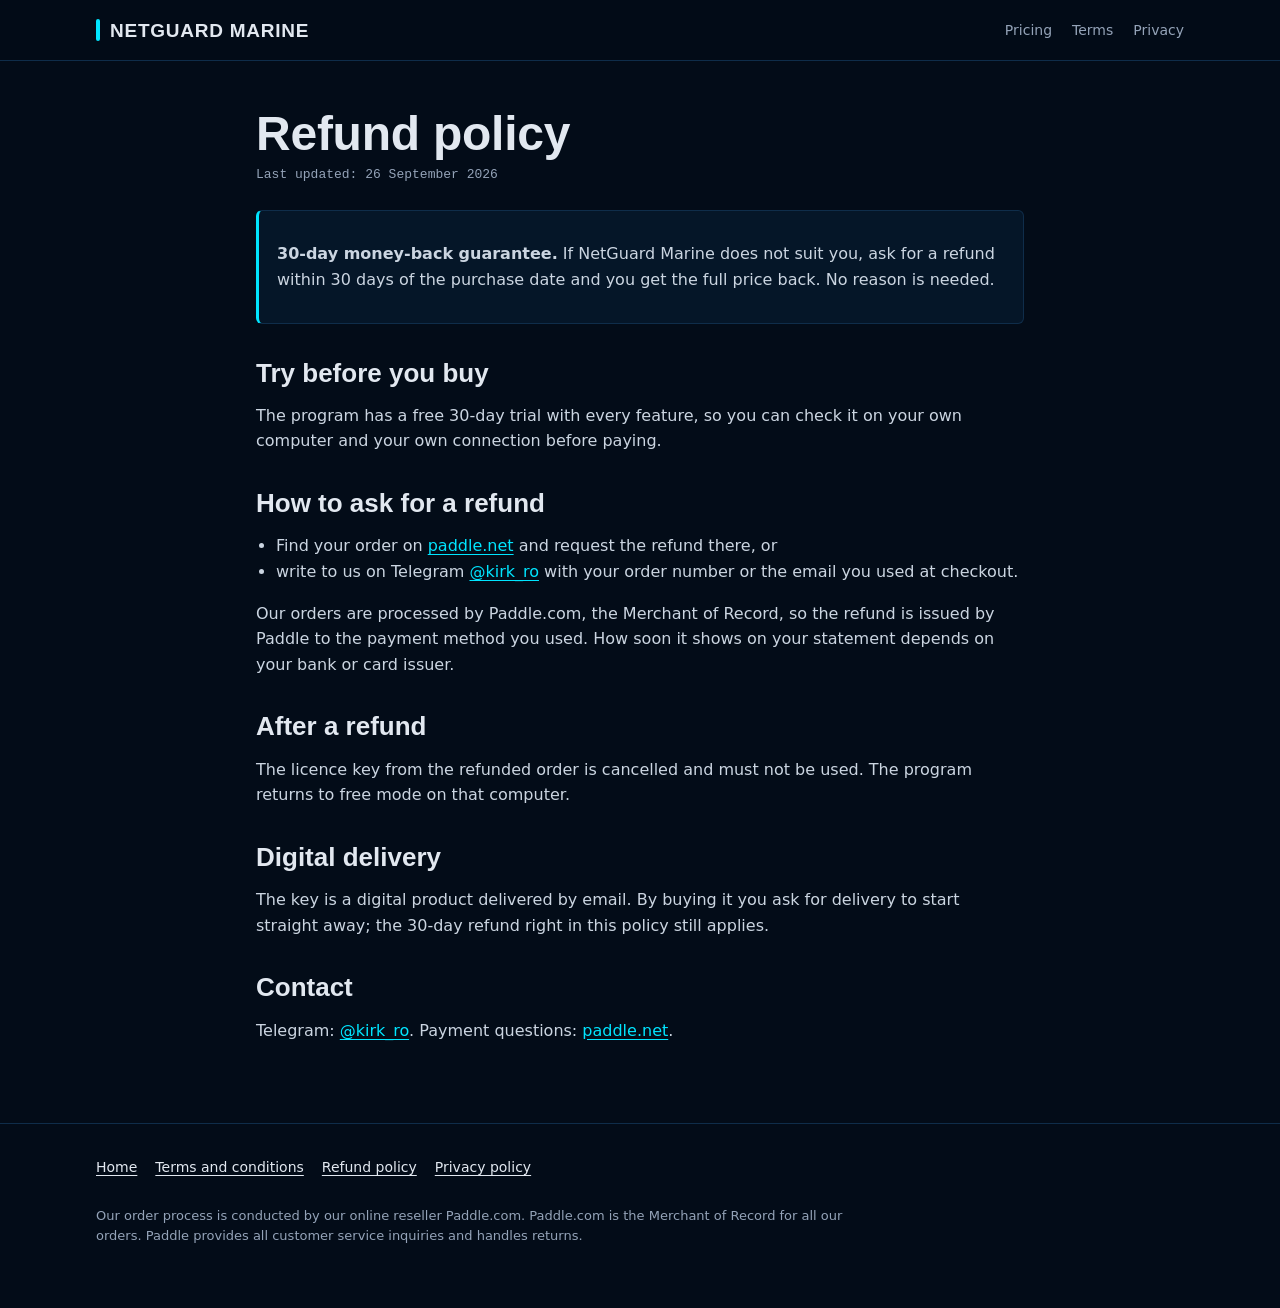
<file: docs/refund.html>
<!doctype html>
<html lang="en">
<head>
<meta charset="utf-8">
<meta name="viewport" content="width=device-width, initial-scale=1">
<title>Refund policy · NetGuard Marine</title>
<link rel="stylesheet" href="assets/site.css">
</head>
<body>
<header class="top">
  <div class="wrap">
    <a class="brand" href="./">NetGuard Marine</a>
    <nav class="nav" aria-label="Main">
      <a href="./#pricing">Pricing</a>
      <a href="terms.html">Terms</a>
      <a href="privacy.html">Privacy</a>
    </nav>
  </div>
</header>

<main class="doc">
  <div class="wrap">
    <h1>Refund policy</h1>
    <p class="updated">Last updated: 26 September 2026</p>

    <div class="box">
      <p><strong>30-day money-back guarantee.</strong> If NetGuard Marine does not suit you, ask for a refund
        within 30 days of the purchase date and you get the full price back. No reason is needed.</p>
    </div>

    <h2>Try before you buy</h2>
    <p>The program has a free 30-day trial with every feature, so you can check it on your own computer and
      your own connection before paying.</p>

    <h2>How to ask for a refund</h2>
    <ul>
      <li>Find your order on <a href="https://paddle.net">paddle.net</a> and request the refund there, or</li>
      <li>write to us on Telegram <a href="https://t.me/kirk_ro">@kirk_ro</a> with your order number or the
        email you used at checkout.</li>
    </ul>
    <p>Our orders are processed by Paddle.com, the Merchant of Record, so the refund is issued by Paddle to the
      payment method you used. How soon it shows on your statement depends on your bank or card issuer.</p>

    <h2>After a refund</h2>
    <p>The licence key from the refunded order is cancelled and must not be used. The program returns to free
      mode on that computer.</p>

    <h2>Digital delivery</h2>
    <p>The key is a digital product delivered by email. By buying it you ask for delivery to start straight
      away; the 30-day refund right in this policy still applies.</p>

    <h2>Contact</h2>
    <p>Telegram: <a href="https://t.me/kirk_ro">@kirk_ro</a>. Payment questions: <a href="https://paddle.net">paddle.net</a>.</p>
  </div>
</main>

<footer>
  <div class="wrap">
    <nav aria-label="Legal">
      <a href="./">Home</a>
      <a href="terms.html">Terms and conditions</a>
      <a href="refund.html">Refund policy</a>
      <a href="privacy.html">Privacy policy</a>
    </nav>
    <p class="mor">Our order process is conducted by our online reseller Paddle.com. Paddle.com is the Merchant of Record
      for all our orders. Paddle provides all customer service inquiries and handles returns.</p>
  </div>
</footer>
</body>
</html>
</file>
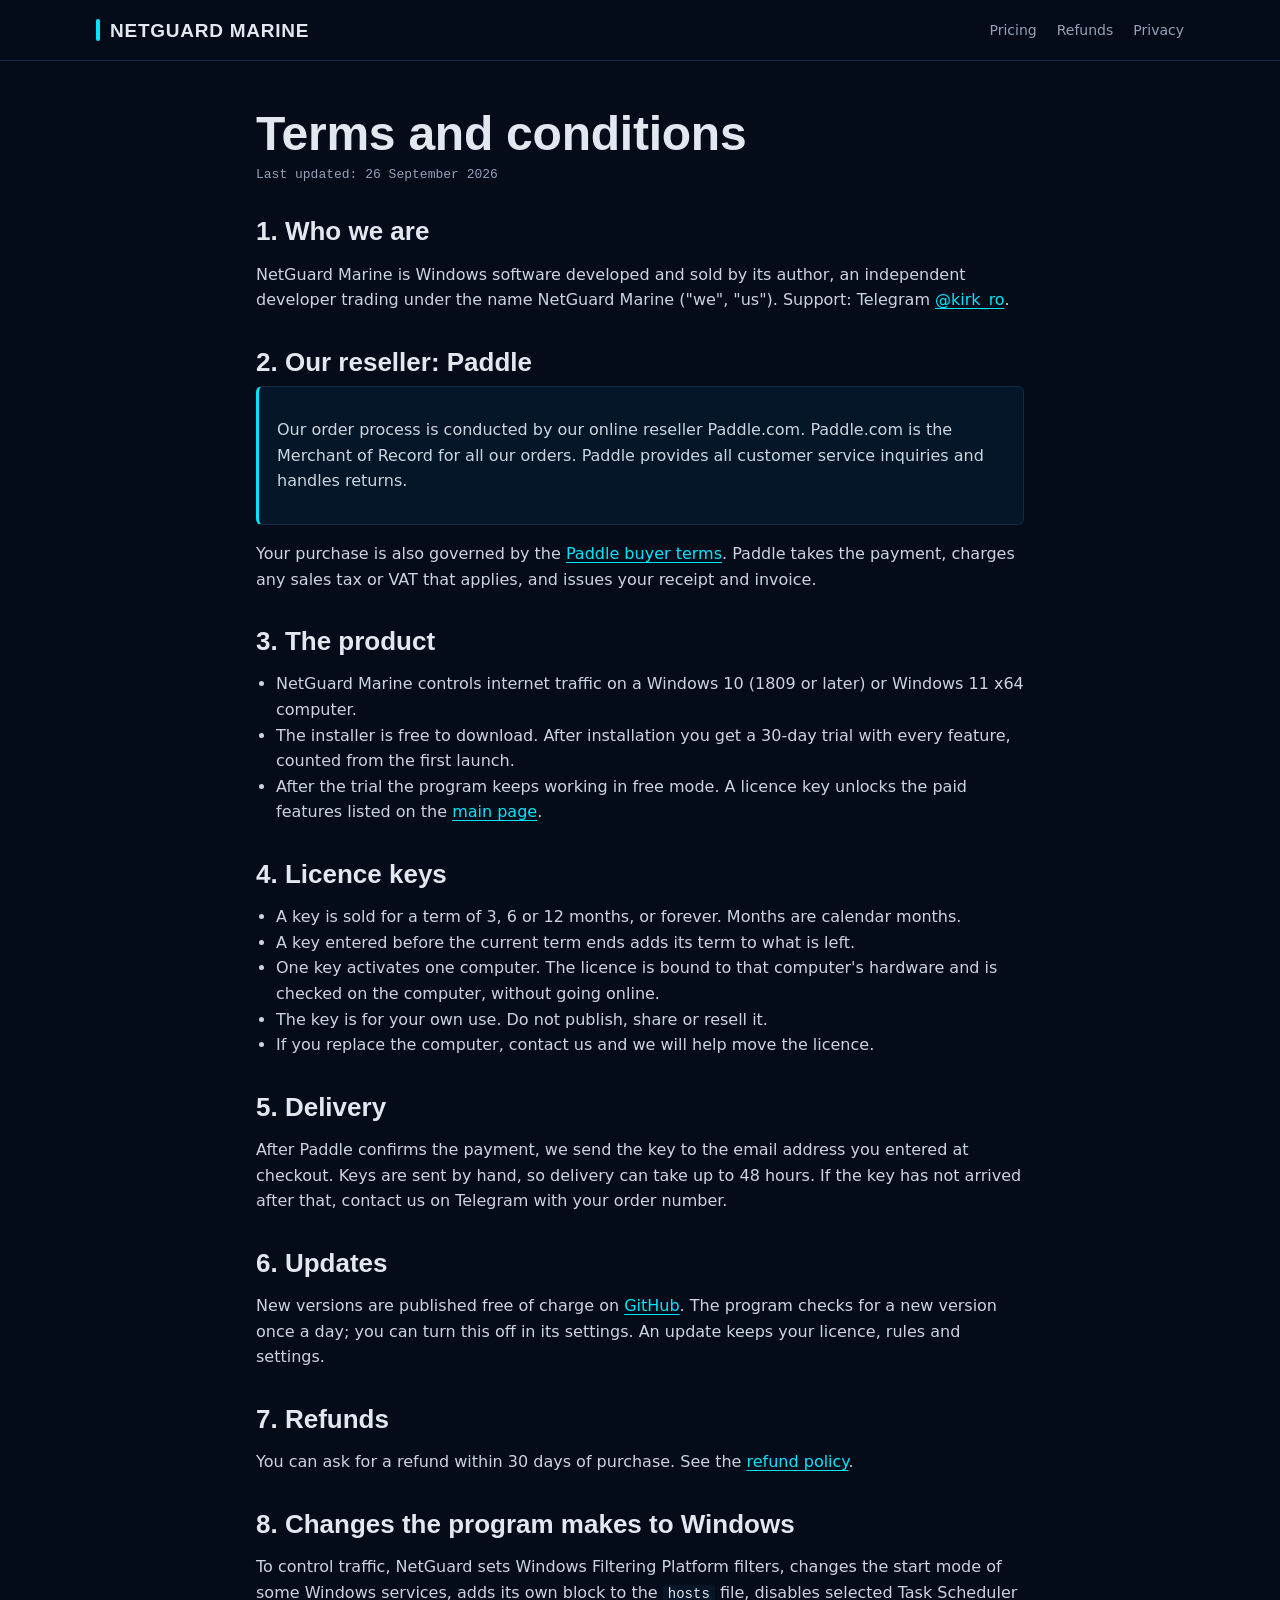
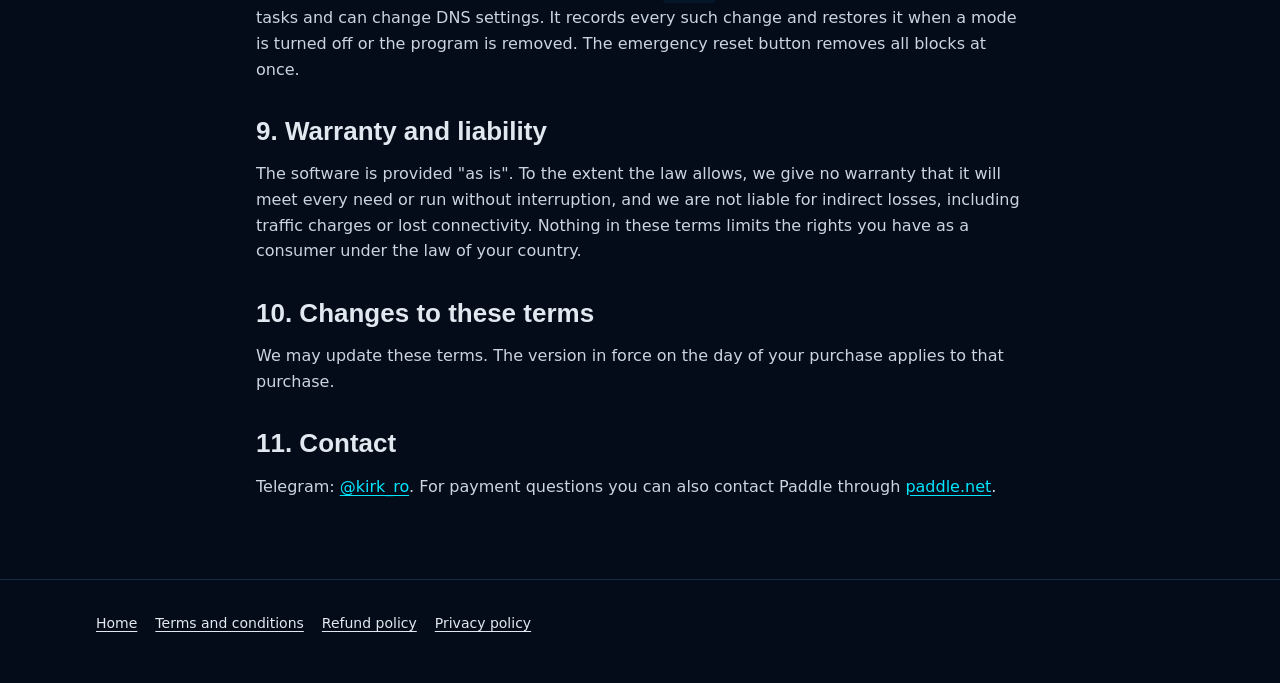
<file: docs/terms.html>
<!doctype html>
<html lang="en">
<head>
<meta charset="utf-8">
<meta name="viewport" content="width=device-width, initial-scale=1">
<title>Terms and conditions · NetGuard Marine</title>
<link rel="stylesheet" href="assets/site.css">
</head>
<body>
<header class="top">
  <div class="wrap">
    <a class="brand" href="./">NetGuard Marine</a>
    <nav class="nav" aria-label="Main">
      <a href="./#pricing">Pricing</a>
      <a href="refund.html">Refunds</a>
      <a href="privacy.html">Privacy</a>
    </nav>
  </div>
</header>

<main class="doc">
  <div class="wrap">
    <h1>Terms and conditions</h1>
    <p class="updated">Last updated: 26 September 2026</p>

    <h2>1. Who we are</h2>
    <p>NetGuard Marine is Windows software developed and sold by its author, an independent
      developer trading under the name NetGuard Marine ("we", "us"). Support: Telegram
      <a href="https://t.me/kirk_ro">@kirk_ro</a>.</p>

    <h2>2. Our reseller: Paddle</h2>
    <div class="box">
      <p>Our order process is conducted by our online reseller Paddle.com.
        Paddle.com is the Merchant of Record for all our orders.
        Paddle provides all customer service inquiries and handles returns.</p>
    </div>
    <p>Your purchase is also governed by the
      <a href="https://www.paddle.com/legal/checkout-buyer-terms">Paddle buyer terms</a>. Paddle takes the
      payment, charges any sales tax or VAT that applies, and issues your receipt and invoice.</p>

    <h2>3. The product</h2>
    <ul>
      <li>NetGuard Marine controls internet traffic on a Windows 10 (1809 or later) or Windows 11 x64 computer.</li>
      <li>The installer is free to download. After installation you get a 30-day trial with every feature,
        counted from the first launch.</li>
      <li>After the trial the program keeps working in free mode. A licence key unlocks the paid features
        listed on the <a href="./#free">main page</a>.</li>
    </ul>

    <h2>4. Licence keys</h2>
    <ul>
      <li>A key is sold for a term of 3, 6 or 12 months, or forever. Months are calendar months.</li>
      <li>A key entered before the current term ends adds its term to what is left.</li>
      <li>One key activates one computer. The licence is bound to that computer's hardware and is checked
        on the computer, without going online.</li>
      <li>The key is for your own use. Do not publish, share or resell it.</li>
      <li>If you replace the computer, contact us and we will help move the licence.</li>
    </ul>

    <h2>5. Delivery</h2>
    <p>After Paddle confirms the payment, we send the key to the email address you entered at checkout.
      Keys are sent by hand, so delivery can take up to 48 hours. If the key has not arrived after that,
      contact us on Telegram with your order number.</p>

    <h2>6. Updates</h2>
    <p>New versions are published free of charge on
      <a href="https://github.com/KirkRo/NetGuard-releases/releases">GitHub</a>. The program checks for a new
      version once a day; you can turn this off in its settings. An update keeps your licence, rules and settings.</p>

    <h2>7. Refunds</h2>
    <p>You can ask for a refund within 30 days of purchase. See the <a href="refund.html">refund policy</a>.</p>

    <h2>8. Changes the program makes to Windows</h2>
    <p>To control traffic, NetGuard sets Windows Filtering Platform filters, changes the start mode of some
      Windows services, adds its own block to the <code>hosts</code> file, disables selected Task Scheduler
      tasks and can change DNS settings. It records every such change and restores it when a mode is turned
      off or the program is removed. The emergency reset button removes all blocks at once.</p>

    <h2>9. Warranty and liability</h2>
    <p>The software is provided "as is". To the extent the law allows, we give no warranty that it will meet
      every need or run without interruption, and we are not liable for indirect losses, including traffic
      charges or lost connectivity. Nothing in these terms limits the rights you have as a consumer under the
      law of your country.</p>

    <h2>10. Changes to these terms</h2>
    <p>We may update these terms. The version in force on the day of your purchase applies to that purchase.</p>

    <h2>11. Contact</h2>
    <p>Telegram: <a href="https://t.me/kirk_ro">@kirk_ro</a>. For payment questions you can also contact Paddle
      through <a href="https://paddle.net">paddle.net</a>.</p>
  </div>
</main>

<footer>
  <div class="wrap">
    <nav aria-label="Legal">
      <a href="./">Home</a>
      <a href="terms.html">Terms and conditions</a>
      <a href="refund.html">Refund policy</a>
      <a href="privacy.html">Privacy policy</a>
    </nav>
  </div>
</footer>
</body>
</html>
</file>
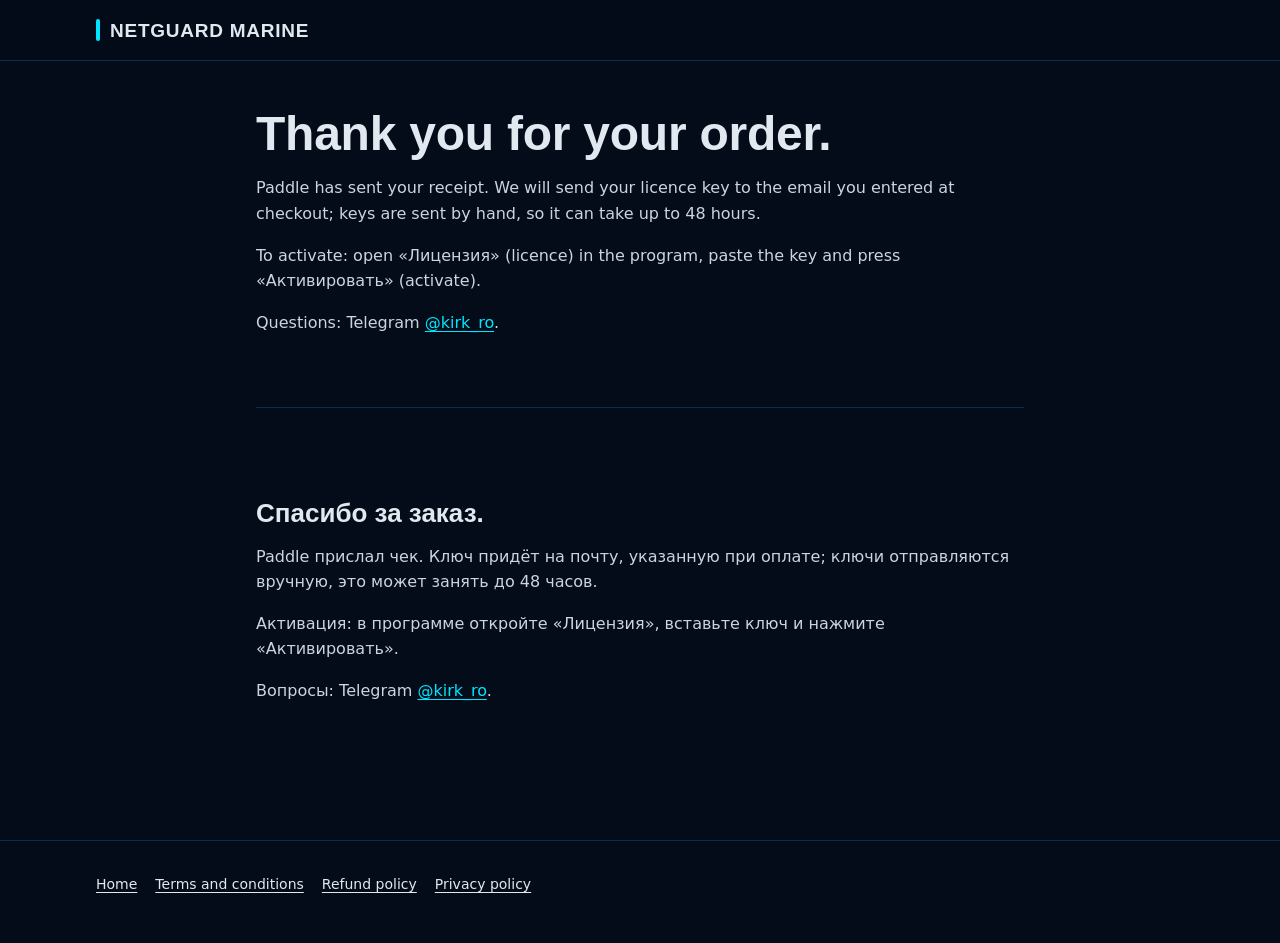
<file: docs/thanks.html>
<!doctype html>
<html lang="en">
<head>
<meta charset="utf-8">
<meta name="viewport" content="width=device-width, initial-scale=1">
<title>Thank you · NetGuard Marine</title>
<meta name="robots" content="noindex">
<link rel="stylesheet" href="assets/site.css">
</head>
<body>
<header class="top">
  <div class="wrap">
    <a class="brand" href="./">NetGuard Marine</a>
  </div>
</header>

<main class="doc">
  <div class="wrap">
    <section lang="en" style="border-top:0;padding-top:0">
      <h1>Thank you for your order.</h1>
      <p>Paddle has sent your receipt. We will send your licence key to the email you entered at checkout;
        keys are sent by hand, so it can take up to 48 hours.</p>
      <p>To activate: open «Лицензия» (licence) in the program, paste the key and press «Активировать» (activate).</p>
      <p>Questions: Telegram <a href="https://t.me/kirk_ro">@kirk_ro</a>.</p>
    </section>
    <section lang="ru">
      <h2>Спасибо за заказ.</h2>
      <p>Paddle прислал чек. Ключ придёт на почту, указанную при оплате; ключи отправляются вручную, это может
        занять до 48 часов.</p>
      <p>Активация: в программе откройте «Лицензия», вставьте ключ и нажмите «Активировать».</p>
      <p>Вопросы: Telegram <a href="https://t.me/kirk_ro">@kirk_ro</a>.</p>
    </section>
  </div>
</main>

<footer>
  <div class="wrap">
    <nav aria-label="Legal">
      <a href="./">Home</a>
      <a href="terms.html">Terms and conditions</a>
      <a href="refund.html">Refund policy</a>
      <a href="privacy.html">Privacy policy</a>
    </nav>
  </div>
</footer>
</body>
</html>
</file>
<file: docs/assets/site.css>
/* NetGuard Marine - сайт продукта (GitHub Pages, KirkRo/NetGuard-releases/docs).
   Цвета - из тёмной темы программы (Ui.ThemeDark): сайт и окно выглядят одним продуктом.
   Шрифты системные: Bahnschrift и Segoe UI есть в каждой Windows 10+, а это вся аудитория;
   сторонних шрифтов сайт не грузит, и в политике конфиденциальности это правда. */

:root {
  --bg: #030C18;
  --bg2: #051628;
  --bg3: #031122;
  --fg: #E2E8F0;
  --dim: #94A3B8;
  --line: #0F2D4A;
  --accent: #00E5FF;
  --soft: #82B1FF;
  --ok: #00E676;
  --warn: #FFAB00;
  --danger: #FF3366;
  --on-accent: #020C18;

  --display: "Bahnschrift SemiCondensed", "Bahnschrift", "DIN Condensed", "Barlow Condensed", "Arial Narrow", sans-serif;
  --body: "Segoe UI Variable Text", "Segoe UI", system-ui, -apple-system, "Roboto", sans-serif;
  --mono: "Cascadia Mono", "JetBrains Mono", "Consolas", ui-monospace, monospace;

  --wrap: 1120px;
  --gutter: 16px;
}

* { box-sizing: border-box; }

html { -webkit-text-size-adjust: 100%; }

body {
  margin: 0;
  background: var(--bg);
  color: var(--fg);
  font: 16px/1.6 var(--body);
  overflow-x: hidden;
}

a { color: var(--accent); text-underline-offset: 3px; }
a:hover { color: #fff; }

:focus-visible { outline: 2px solid var(--accent); outline-offset: 3px; border-radius: 3px; }

img { max-width: 100%; height: auto; display: block; }

.wrap { max-width: var(--wrap); margin: 0 auto; padding: 0 var(--gutter); }

/* ---- шапка ---- */
.top {
  position: sticky; top: 0; z-index: 10;
  background: rgba(3, 12, 24, 0.92);
  backdrop-filter: blur(8px);
  border-bottom: 1px solid var(--line);
}
.top .wrap { display: flex; align-items: center; gap: 24px; height: 60px; }
.brand {
  display: flex; align-items: center; gap: 10px;
  font: 600 19px/1 var(--display); letter-spacing: .04em; text-transform: uppercase;
  color: var(--fg); text-decoration: none; white-space: nowrap;
}
.brand::before {
  content: ""; width: 4px; height: 22px; border-radius: 2px; background: var(--accent);
}
.nav { display: flex; gap: 20px; margin-left: auto; align-items: center; }
.nav a { color: var(--dim); text-decoration: none; font-size: 14px; }
.nav a:hover { color: var(--fg); }
.nav .lang {
  font: 600 12px/1 var(--mono); color: var(--fg);
  border: 1px solid var(--line); border-radius: 4px; padding: 6px 8px;
}
@media (max-width: 720px) {
  .nav a:not(.lang) { display: none; }
}

/* ---- первый экран ---- */
.hero { padding: 64px 0 40px; }
.hero .wrap { display: grid; grid-template-columns: 1.05fr 1fr; gap: 48px; align-items: center; }
.kicker {
  font: 600 12px/1.4 var(--mono); letter-spacing: .12em; text-transform: uppercase;
  color: var(--accent); margin: 0 0 18px;
}
h1, h2, h3 { font-family: var(--display); font-weight: 600; line-height: 1.05; margin: 0; }
h1 { font-size: clamp(40px, 6vw, 68px); letter-spacing: -.005em; }
h1 em { font-style: normal; color: var(--accent); }
.lead { font-size: 18px; color: var(--dim); margin: 22px 0 30px; max-width: 34em; }
.lead strong { color: var(--fg); font-weight: 600; }
.ctas { display: flex; flex-wrap: wrap; gap: 12px; }
.fine { font: 12.5px/1.6 var(--mono); color: var(--dim); margin-top: 18px; }

.btn {
  display: inline-flex; align-items: center; justify-content: center; gap: 8px;
  min-height: 46px; padding: 0 22px; border-radius: 6px;
  font: 600 15px/1 var(--body); text-decoration: none; cursor: pointer;
  border: 1px solid var(--line); background: var(--bg2); color: var(--fg);
}
.btn:hover { border-color: var(--accent); color: #fff; }
.btn.primary { background: var(--accent); border-color: var(--accent); color: var(--on-accent); }
.btn.primary:hover { background: #7ff2ff; color: var(--on-accent); }

/* ---- подпись сайта: журнал блокировок до загрузки ---- */
.ledger {
  background: var(--bg2); border: 1px solid var(--line); border-radius: 8px;
  font: 13px/1.5 var(--mono); overflow: hidden;
  box-shadow: 0 24px 60px rgba(0, 0, 0, .45);
}
.ledger-head {
  display: flex; justify-content: space-between; gap: 12px;
  padding: 12px 16px; border-bottom: 1px solid var(--line);
  font-size: 11px; letter-spacing: .12em; text-transform: uppercase; color: var(--dim);
}
.ledger-head .live { color: var(--ok); }
.ledger-head .live::before {
  content: ""; display: inline-block; width: 7px; height: 7px; border-radius: 50%;
  background: var(--ok); margin-right: 7px; vertical-align: 1px;
}
.ledger ol { list-style: none; margin: 0; padding: 6px 0; }
.ledger li {
  display: grid; grid-template-columns: 1fr auto; gap: 12px; align-items: baseline;
  padding: 7px 16px; border-bottom: 1px dashed rgba(15, 45, 74, .7);
  opacity: 0; transform: translateY(4px);
  animation: row .45s ease-out forwards;
}
.ledger li:last-child { border-bottom: 0; }
.ledger .who { color: var(--fg); overflow: hidden; text-overflow: ellipsis; white-space: nowrap; }
.ledger .who small { color: var(--dim); font-size: 12px; }
.tag {
  font-size: 10.5px; font-weight: 700; letter-spacing: .08em; padding: 2px 7px;
  border-radius: 3px; border: 1px solid currentColor;
}
.tag.block { color: var(--danger); }
.tag.slow { color: var(--warn); }
.tag.ok { color: var(--ok); }
.ledger-foot { padding: 12px 16px; border-top: 1px solid var(--line); color: var(--dim); font-size: 12px; }
.ledger li:nth-child(1) { animation-delay: .15s; }
.ledger li:nth-child(2) { animation-delay: .3s; }
.ledger li:nth-child(3) { animation-delay: .45s; }
.ledger li:nth-child(4) { animation-delay: .6s; }
.ledger li:nth-child(5) { animation-delay: .75s; }
.ledger li:nth-child(6) { animation-delay: .9s; }
.ledger li:nth-child(7) { animation-delay: 1.05s; }
.ledger li:nth-child(8) { animation-delay: 1.2s; }
@keyframes row { to { opacity: 1; transform: none; } }
@media (prefers-reduced-motion: reduce) {
  .ledger li { animation: none; opacity: 1; transform: none; }
}

@media (max-width: 900px) {
  .hero { padding-top: 40px; }
  .hero .wrap { grid-template-columns: 1fr; gap: 36px; }
}

/* ---- разделы ---- */
section { padding: 56px 0; border-top: 1px solid var(--line); scroll-margin-top: 60px; }
.plan { scroll-margin-top: 90px; }
.eyebrow {
  font: 600 12px/1 var(--mono); letter-spacing: .12em; text-transform: uppercase; color: var(--dim);
  margin: 0 0 14px;
}
h2 { font-size: clamp(30px, 4vw, 42px); margin-bottom: 14px; }
.sub { color: var(--dim); max-width: 44em; margin: 0 0 32px; }

.shot {
  border: 1px solid var(--line); border-radius: 8px; overflow: hidden; background: var(--bg2);
}
.shot figcaption { padding: 10px 14px; font-size: 13px; color: var(--dim); border-top: 1px solid var(--line); }
.shots { display: grid; grid-template-columns: repeat(3, 1fr); gap: 16px; margin-top: 16px; }
@media (max-width: 800px) { .shots { grid-template-columns: 1fr; } }

.grid { display: grid; grid-template-columns: repeat(3, 1fr); gap: 16px; }
@media (max-width: 900px) { .grid { grid-template-columns: repeat(2, 1fr); } }
@media (max-width: 600px) { .grid { grid-template-columns: 1fr; } }
.card {
  background: var(--bg2); border: 1px solid var(--line); border-radius: 8px; padding: 20px;
}
.card h3 { font-size: 22px; margin-bottom: 10px; }
.card p, .card ul { margin: 0; color: var(--dim); font-size: 15px; }
.card ul { padding-left: 18px; }
.card li { margin: 4px 0; }

/* ---- без ключа / с ключом ---- */
.tiers { width: 100%; border-collapse: collapse; font-size: 15px; }
.tiers th {
  text-align: left; font: 600 13px/1 var(--mono); letter-spacing: .08em; text-transform: uppercase;
  color: var(--dim); padding: 12px; border-bottom: 1px solid var(--line);
}
.tiers td { padding: 10px 12px; border-bottom: 1px solid var(--line); vertical-align: top; width: 50%; }
.tiers td:first-child { color: var(--dim); }
.table-scroll { overflow-x: auto; }

/* ---- цены ---- */
.plans { display: grid; grid-template-columns: repeat(4, 1fr); gap: 16px; }
@media (max-width: 980px) { .plans { grid-template-columns: repeat(2, 1fr); } }
@media (max-width: 520px) { .plans { grid-template-columns: 1fr; } }
.plan {
  position: relative; display: flex; flex-direction: column;
  background: var(--bg2); border: 1px solid var(--line); border-radius: 8px; padding: 22px 20px 20px;
}
.plan.best { border-color: var(--accent); }
.plan.picked { box-shadow: 0 0 0 2px var(--accent); }
.plan .badge {
  position: absolute; top: -11px; left: 20px;
  font: 700 11px/1 var(--mono); letter-spacing: .08em; text-transform: uppercase;
  background: var(--accent); color: var(--on-accent); padding: 5px 8px; border-radius: 3px;
}
.plan h3 { font-size: 24px; }
.price { font: 600 44px/1 var(--display); margin: 16px 0 6px; }
.per { font: 13px/1.5 var(--mono); color: var(--dim); min-height: 40px; }
.per b { color: var(--ok); font-weight: 600; }
.plan .btn { margin-top: 18px; width: 100%; }
.pay-note { margin-top: 20px; color: var(--dim); font-size: 14px; }
.pay-note strong { color: var(--fg); }

/* ---- как проходит покупка: порядок важен, поэтому номера ---- */
.steps { counter-reset: step; display: grid; grid-template-columns: repeat(3, 1fr); gap: 16px; margin: 0; padding: 0; list-style: none; }
@media (max-width: 800px) { .steps { grid-template-columns: 1fr; } }
.steps li { counter-increment: step; background: var(--bg2); border: 1px solid var(--line); border-radius: 8px; padding: 20px; color: var(--dim); }
.steps li::before {
  content: counter(step, decimal-leading-zero) " //";
  display: block; font: 600 13px/1 var(--mono); color: var(--accent); margin-bottom: 12px;
}
.steps strong { display: block; color: var(--fg); font-size: 17px; margin-bottom: 6px; }

.faq dt { font-weight: 600; margin-top: 20px; }
.faq dd { margin: 6px 0 0; color: var(--dim); max-width: 48em; }

/* ---- подвал ---- */
footer { border-top: 1px solid var(--line); padding: 32px 0 48px; font-size: 14px; color: var(--dim); }
footer .wrap { display: grid; gap: 14px; }
footer nav { display: flex; flex-wrap: wrap; gap: 18px; }
footer nav a { color: var(--fg); }
.mor { font-size: 13px; max-width: 60em; }

/* ---- юридические страницы ---- */
.doc { padding: 48px 0 64px; }
.doc .wrap { max-width: 800px; }
.doc h1 { font-size: clamp(34px, 5vw, 48px); margin-bottom: 8px; }
.doc .updated { font: 13px var(--mono); color: var(--dim); margin: 0 0 28px; }
.doc h2 { font-size: 26px; margin: 36px 0 10px; }
.doc p, .doc li { color: #CBD5E1; }
.doc ul { padding-left: 20px; }
.doc code { font: 14px var(--mono); color: var(--fg); background: var(--bg2); padding: 1px 5px; border-radius: 3px; overflow-wrap: anywhere; }
.box { border: 1px solid var(--line); border-left: 3px solid var(--accent); background: var(--bg2); padding: 14px 18px; border-radius: 6px; }
</file>
